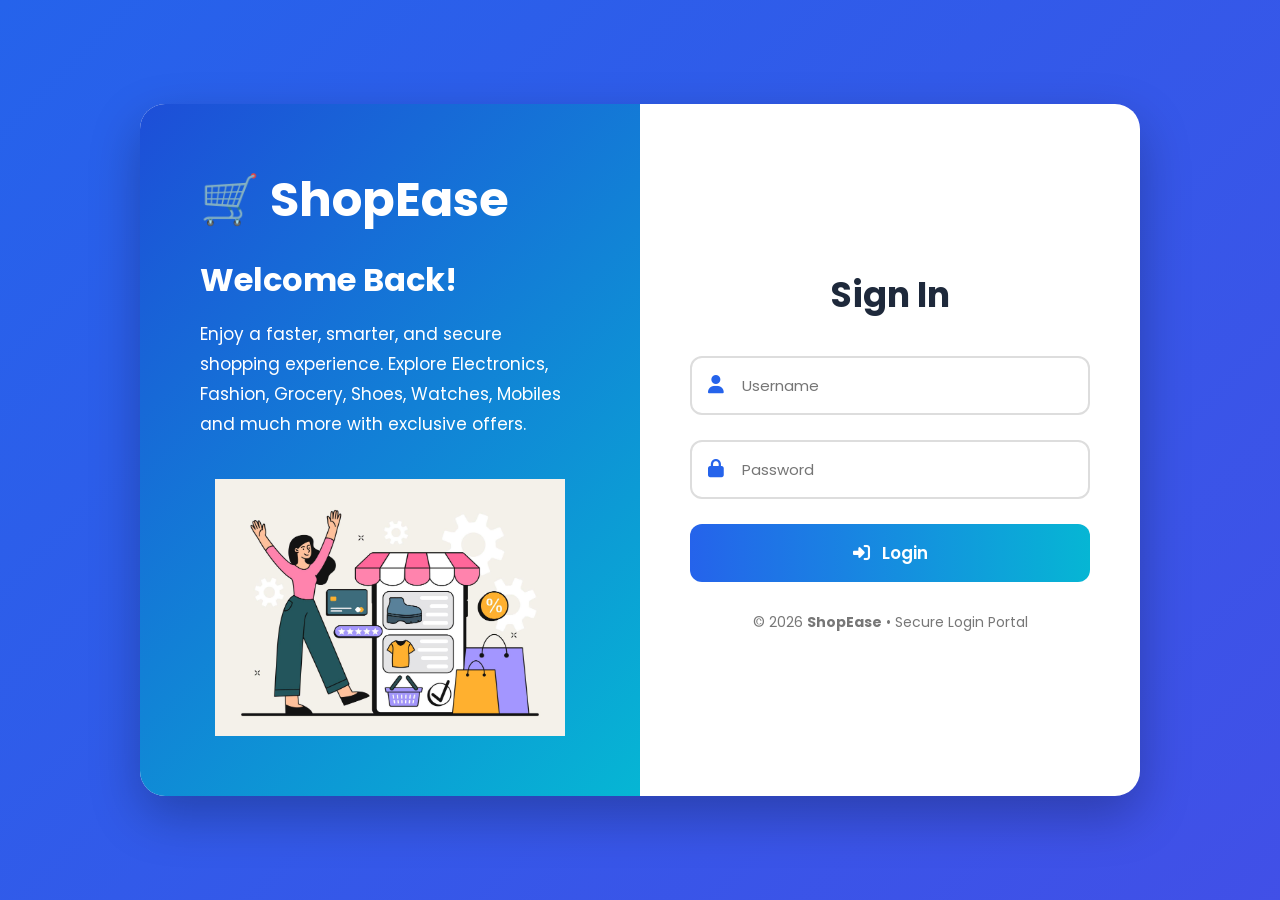
<file: index.html>
<!DOCTYPE html>
<html lang="en">
<head>
<meta charset="UTF-8">
<meta name="viewport" content="width=device-width, initial-scale=1.0">

<title>ShopEase | Login</title>

<link rel="preconnect" href="https://fonts.googleapis.com">
<link href="https://fonts.googleapis.com/css2?family=Poppins:wght@300;400;500;600;700&display=swap" rel="stylesheet">

<link rel="stylesheet" href="https://cdnjs.cloudflare.com/ajax/libs/font-awesome/6.6.0/css/all.min.css">

<style>

*{
    margin:0;
    padding:0;
    box-sizing:border-box;
    font-family:'Poppins',sans-serif;
}

body{
    min-height:100vh;
    display:flex;
    justify-content:center;
    align-items:center;
    background:linear-gradient(135deg,#2563eb,#4f46e5,#06b6d4);
    background-size:300% 300%;
    animation:bg 8s ease infinite;
}

@keyframes bg{
    0%{background-position:0% 50%;}
    50%{background-position:100% 50%;}
    100%{background-position:0% 50%;}
}

.container{
    width:1000px;
    max-width:95%;
    display:flex;
    border-radius:25px;
    overflow:hidden;
    background:#fff;
    box-shadow:0 20px 50px rgba(0,0,0,.25);
}

.left{
    width:50%;
    background:linear-gradient(135deg,#1d4ed8,#06b6d4);
    color:#fff;
    padding:60px;
    display:flex;
    flex-direction:column;
    justify-content:center;
}

.left h1{
    font-size:48px;
    margin-bottom:20px;
}

.left h2{
    font-size:32px;
    margin-bottom:15px;
}

.left p{
    font-size:17px;
    line-height:30px;
    margin-bottom:40px;
}

.left img{
    width:100%;
    max-width:350px;
    align-self:center;
}

.right{
    width:50%;
    display:flex;
    justify-content:center;
    align-items:center;
    padding:50px;
}

form{
    width:100%;
}

form h2{
    text-align:center;
    color:#1e293b;
    font-size:35px;
    margin-bottom:35px;
}

.input-box{
    position:relative;
    margin-bottom:25px;
}

.input-box i{
    position:absolute;
    left:18px;
    top:50%;
    transform:translateY(-50%);
    color:#2563eb;
    font-size:18px;
}

.input-box input{
    width:100%;
    padding:16px 18px 16px 50px;
    border:2px solid #ddd;
    border-radius:12px;
    font-size:15px;
    outline:none;
    transition:.3s;
}

.input-box input:focus{
    border-color:#2563eb;
    box-shadow:0 0 12px rgba(37,99,235,.2);
}

.login-btn{
    width:100%;
    padding:16px;
    border:none;
    border-radius:12px;
    background:linear-gradient(90deg,#2563eb,#06b6d4);
    color:#fff;
    font-size:17px;
    font-weight:600;
    cursor:pointer;
    transition:.3s;
}

.login-btn:hover{
    transform:translateY(-3px);
    box-shadow:0 12px 25px rgba(37,99,235,.35);
}

.footer{
    margin-top:30px;
    text-align:center;
    color:#777;
    font-size:14px;
}

@media(max-width:900px){

.container{
    flex-direction:column;
}

.left,
.right{
    width:100%;
}

.left{
    text-align:center;
    padding:40px;
}

.left img{
    max-width:250px;
}

.right{
    padding:35px;
}

}

</style>

</head>

<body>

<div class="container">

<div class="left">

<h1>🛒 ShopEase</h1>

<h2>Welcome Back!</h2>

<p>
Enjoy a faster, smarter, and secure shopping experience.
Explore Electronics, Fashion, Grocery, Shoes, Watches,
Mobiles and much more with exclusive offers.
</p>

<img src="images/shopping.png" alt="Shopping">

</div>

<div class="right">

<form id="loginForm">

<h2>Sign In</h2>

<div class="input-box">
<i class="fa-solid fa-user"></i>
<input type="text" id="username" placeholder="Username" required>
</div>

<div class="input-box">
<i class="fa-solid fa-lock"></i>
<input type="password" id="password" placeholder="Password" required>
</div>

<button type="submit" class="login-btn">
<i class="fa-solid fa-right-to-bracket"></i>
&nbsp; Login
</button>

<div class="footer">
© 2026 <b>ShopEase</b> • Secure Login Portal
</div>

</form>

</div>

</div>

<script>

document.getElementById("loginForm").addEventListener("submit", function(e) {

    e.preventDefault();

    let username = document.getElementById("username").value.trim();
    let password = document.getElementById("password").value.trim();

    if (username === "") {
        alert("Please enter your username.");
        return;
    }

    if (password === "") {
        alert("Please enter your password.");
        return;
    }

    alert("Login Successful!");

    window.location.href = "home.html";

});
</script>

</body>
</html>
</file>
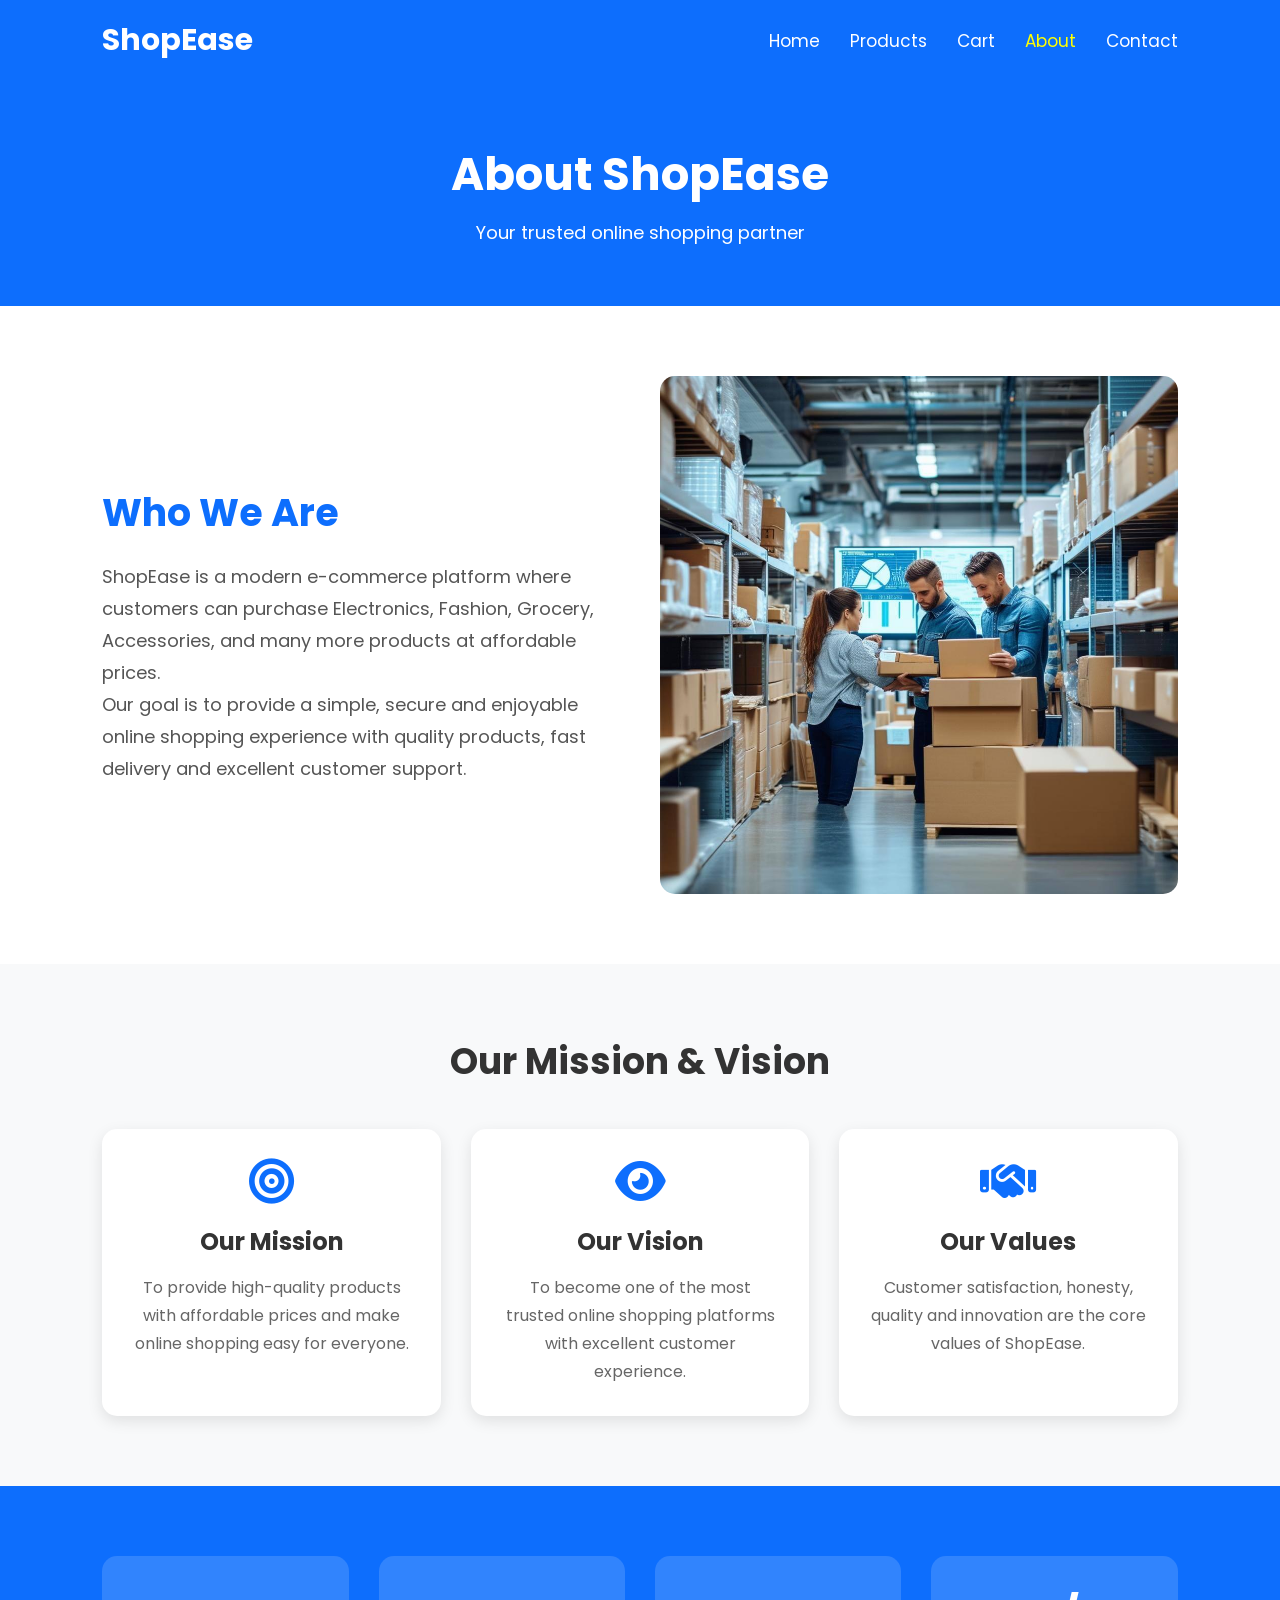
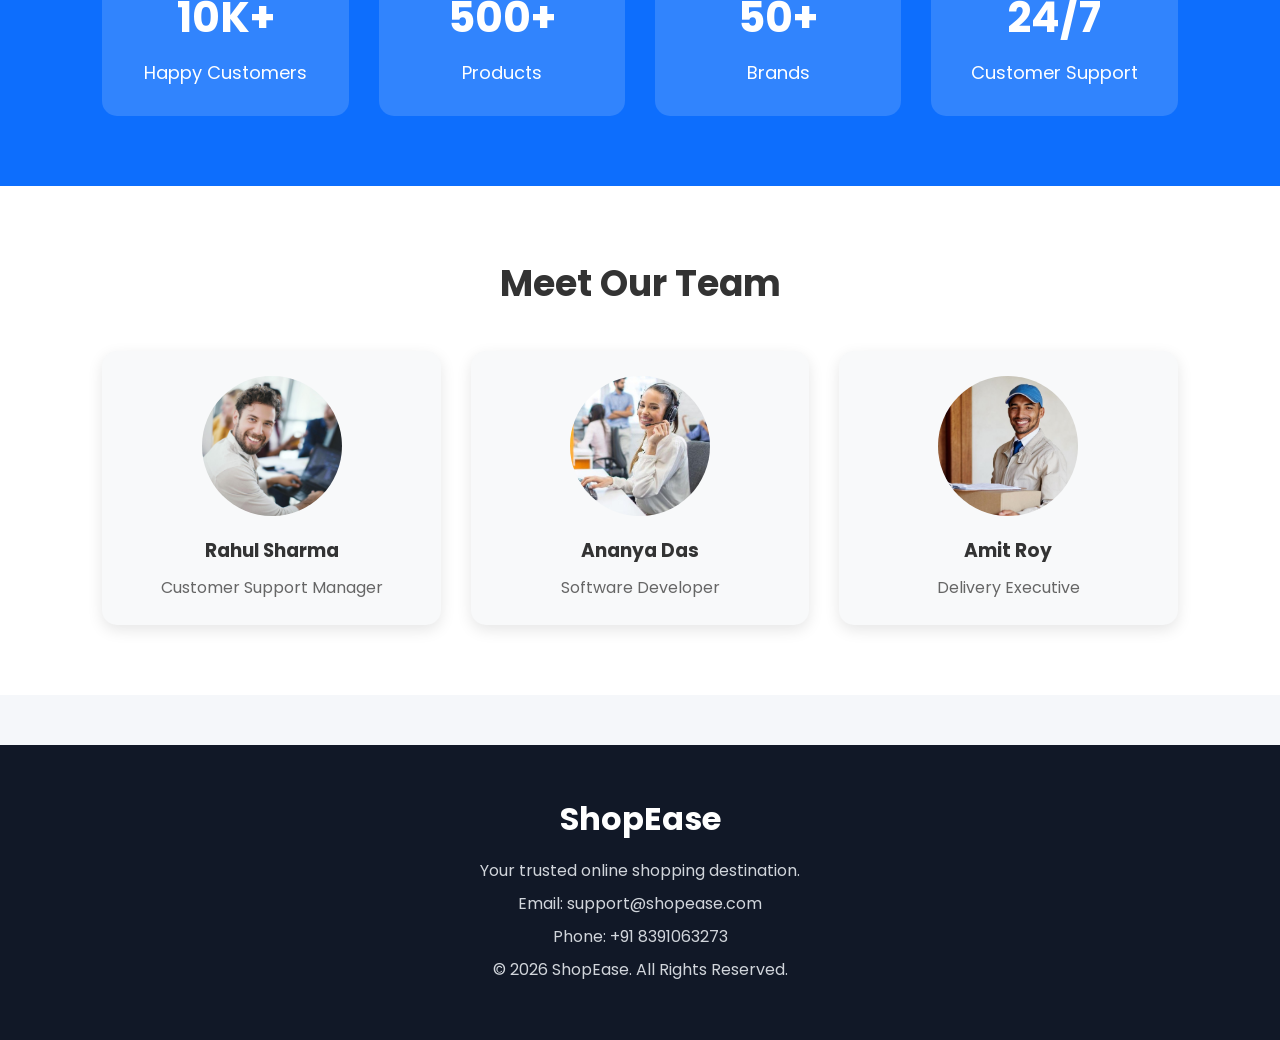
<file: about.html>
<!DOCTYPE html>
<html lang="en">

<head>

    <meta charset="UTF-8">
    <meta name="viewport" content="width=device-width, initial-scale=1.0">

    <title>ShopEase | About Us</title>

    <link rel="stylesheet" href="css/style.css">


    <link rel="preconnect" href="https://fonts.googleapis.com">

    <link href="https://fonts.googleapis.com/css2?family=Poppins:wght@300;400;500;600;700&display=swap" rel="stylesheet">


    <link rel="stylesheet" href="https://cdnjs.cloudflare.com/ajax/libs/font-awesome/6.6.0/css/all.min.css">


</head>


<body>


<!-- Navigation -->

<nav class="navbar">

    <div class="logo">
        ShopEase
    </div>


    <ul class="nav-links">

        <li>
            <a href="home.html">Home</a>
        </li>

        <li>
            <a href="products.html">Products</a>
        </li>

        <li>
            <a href="cart.html">Cart</a>
        </li>

        <li>
            <a href="about.html" class="active">About</a>
        </li>

        <li>
            <a href="contact.html">Contact</a>
        </li>

    </ul>

</nav>




<!-- Page Header -->

<section class="page-header">

    <h1>About ShopEase</h1>

    <p>Your trusted online shopping partner</p>

</section>





<!-- About Section -->

<section class="about-section">


<div class="about-content">


    <div class="about-text">


        <h2>Who We Are</h2>


        <p>

            ShopEase is a modern e-commerce platform where customers
            can purchase Electronics, Fashion, Grocery, Accessories,
            and many more products at affordable prices.

        </p>


        <p>

            Our goal is to provide a simple, secure and enjoyable
            online shopping experience with quality products,
            fast delivery and excellent customer support.

        </p>


    </div>



    <div class="about-image">

        <img src="images/about.jpg" alt="About ShopEase">

    </div>


</div>


</section>







<!-- Mission Vision -->


<section class="mission">


<h2>Our Mission & Vision</h2>


<div class="mission-container">



<div class="mission-card">


<i class="fa-solid fa-bullseye"></i>


<h3>
Our Mission
</h3>


<p>

To provide high-quality products with affordable prices
and make online shopping easy for everyone.

</p>


</div>





<div class="mission-card">


<i class="fa-solid fa-eye"></i>


<h3>
Our Vision
</h3>


<p>

To become one of the most trusted online shopping
platforms with excellent customer experience.

</p>


</div>





<div class="mission-card">


<i class="fa-solid fa-handshake"></i>


<h3>
Our Values
</h3>


<p>

Customer satisfaction, honesty, quality and innovation
are the core values of ShopEase.

</p>


</div>



</div>


</section>







<!-- Statistics -->


<section class="stats">


<div class="stats-container">


<div class="stat-card">

<h2>
10K+
</h2>

<p>
Happy Customers
</p>

</div>



<div class="stat-card">

<h2>
500+
</h2>

<p>
Products
</p>

</div>



<div class="stat-card">

<h2>
50+
</h2>

<p>
Brands
</p>

</div>



<div class="stat-card">

<h2>
24/7
</h2>

<p>
Customer Support
</p>

</div>



</div>


</section>







<!-- Team Section -->


<section class="team">


<h2>
Meet Our Team
</h2>



<div class="team-container">



<div class="team-card">


<img src="images/team1.jpg" alt="Customer Support">


<h3>
Rahul Sharma
</h3>


<p>
Customer Support Manager
</p>


</div>





<div class="team-card">


<img src="images/team2.jpg" alt="Developer">


<h3>
Ananya Das
</h3>


<p>
Software Developer
</p>


</div>





<div class="team-card">


<img src="images/team3.jpg" alt="Delivery">


<h3>
Amit Roy
</h3>


<p>
Delivery Executive
</p>


</div>



</div>


</section>







<!-- Footer -->


<footer>


<h3>
ShopEase
</h3>


<p>
Your trusted online shopping destination.
</p>


<p>
Email: support@shopease.com
</p>


<p>
Phone: +91 8391063273
</p>


<p>
© 2026 ShopEase. All Rights Reserved.
</p>


</footer>




<script src="js/script.js"></script>


</body>

</html>
</file>
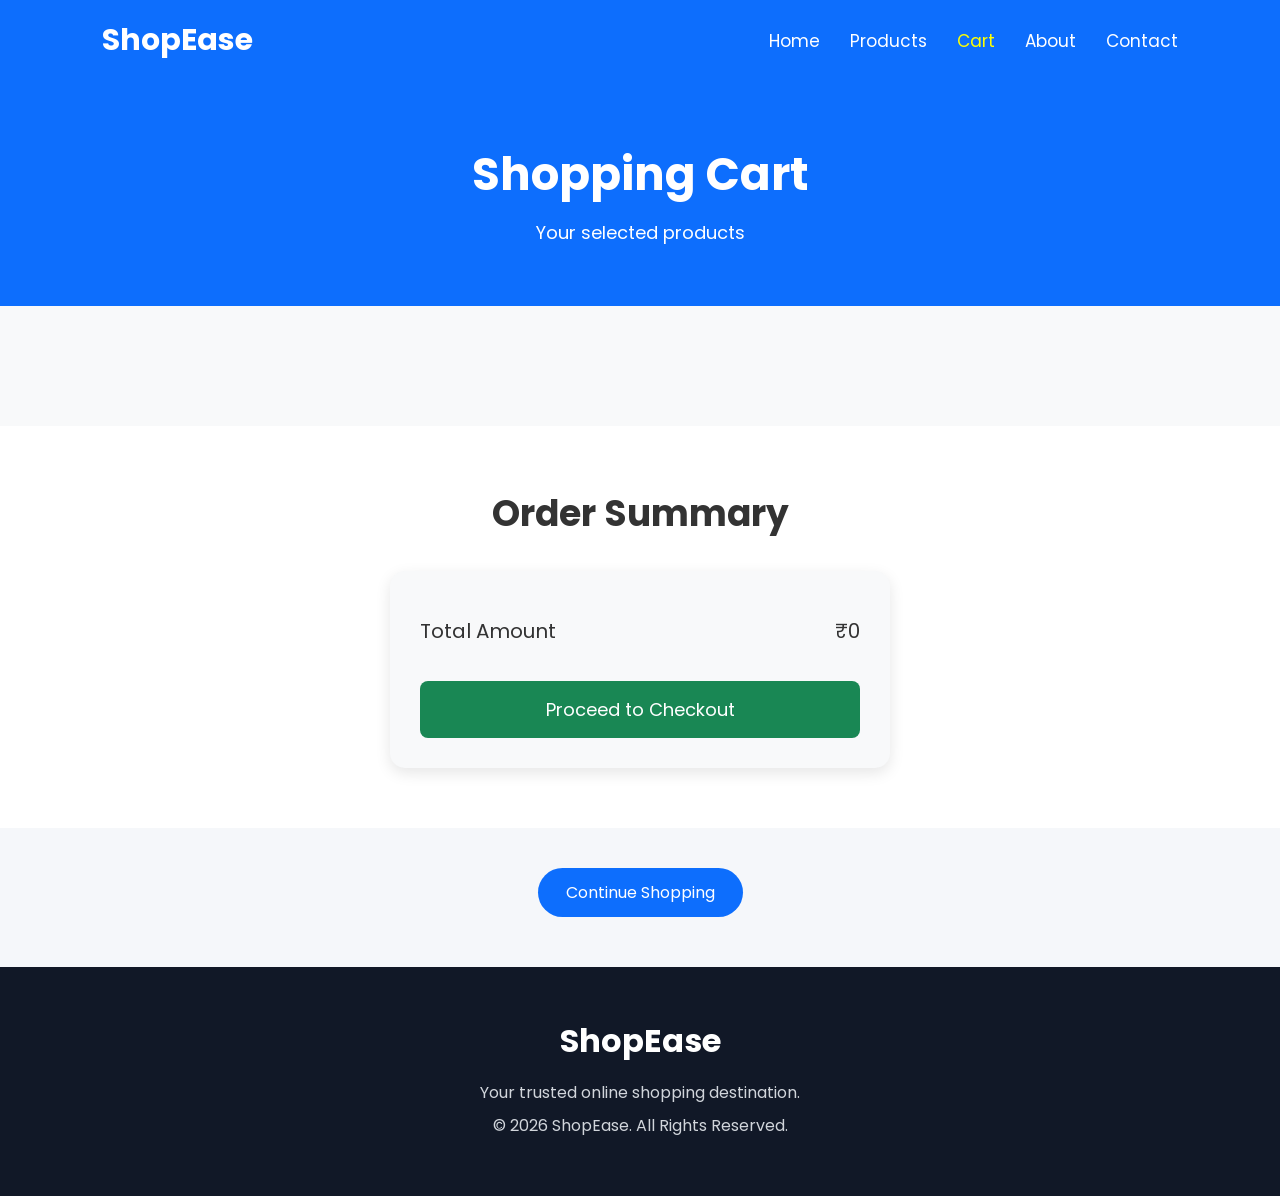
<file: cart.html>
<!DOCTYPE html>
<html lang="en">

<head>

    <meta charset="UTF-8">
    <meta name="viewport" content="width=device-width, initial-scale=1.0">

    <title>ShopEase | Shopping Cart</title>

    <link rel="stylesheet" href="css/style.css">

    <link rel="preconnect" href="https://fonts.googleapis.com">

    <link href="https://fonts.googleapis.com/css2?family=Poppins:wght@300;400;500;600;700&display=swap" rel="stylesheet">

    <link rel="stylesheet" href="https://cdnjs.cloudflare.com/ajax/libs/font-awesome/6.6.0/css/all.min.css">

</head>


<body>


<!-- Navigation -->

<nav class="navbar">

    <div class="logo">
        ShopEase
    </div>


    <ul class="nav-links">

        <li>
            <a href="home.html">Home</a>
        </li>

        <li>
            <a href="products.html">Products</a>
        </li>

        <li>
            <a href="cart.html" class="active">Cart</a>
        </li>

        <li>
            <a href="about.html">About</a>
        </li>

        <li>
            <a href="contact.html">Contact</a>
        </li>

    </ul>

</nav>



<!-- Page Header -->

<section class="page-header">

    <h1>Shopping Cart</h1>

    <p>Your selected products</p>

</section>




<!-- Dynamic Cart Section -->

<section class="cart-section">


    <div class="cart-container">


        <!-- JavaScript will add products here -->

        <div id="cart-items">


        </div>


    </div>


</section>





<!-- Order Summary -->

<section class="summary">


    <h2>Order Summary</h2>


    <div class="summary-box">


        <p>

            Total Amount

            <span id="cart-total">
                ₹0
            </span>

        </p>



        <button class="checkout-btn" onclick="checkout()">
    Proceed to Checkout
</button>



    </div>


</section>






<!-- Continue Shopping -->


<section class="continue-shopping">


    <a href="products.html">

        <button class="shop-btn">

            Continue Shopping

        </button>

    </a>


</section>





<!-- Footer -->


<footer>


    <h3>
        ShopEase
    </h3>


    <p>
        Your trusted online shopping destination.
    </p>


    <p>
        © 2026 ShopEase. All Rights Reserved.
    </p>


</footer>





<script src="js/script.js"></script>


</body>

</html>
</file>
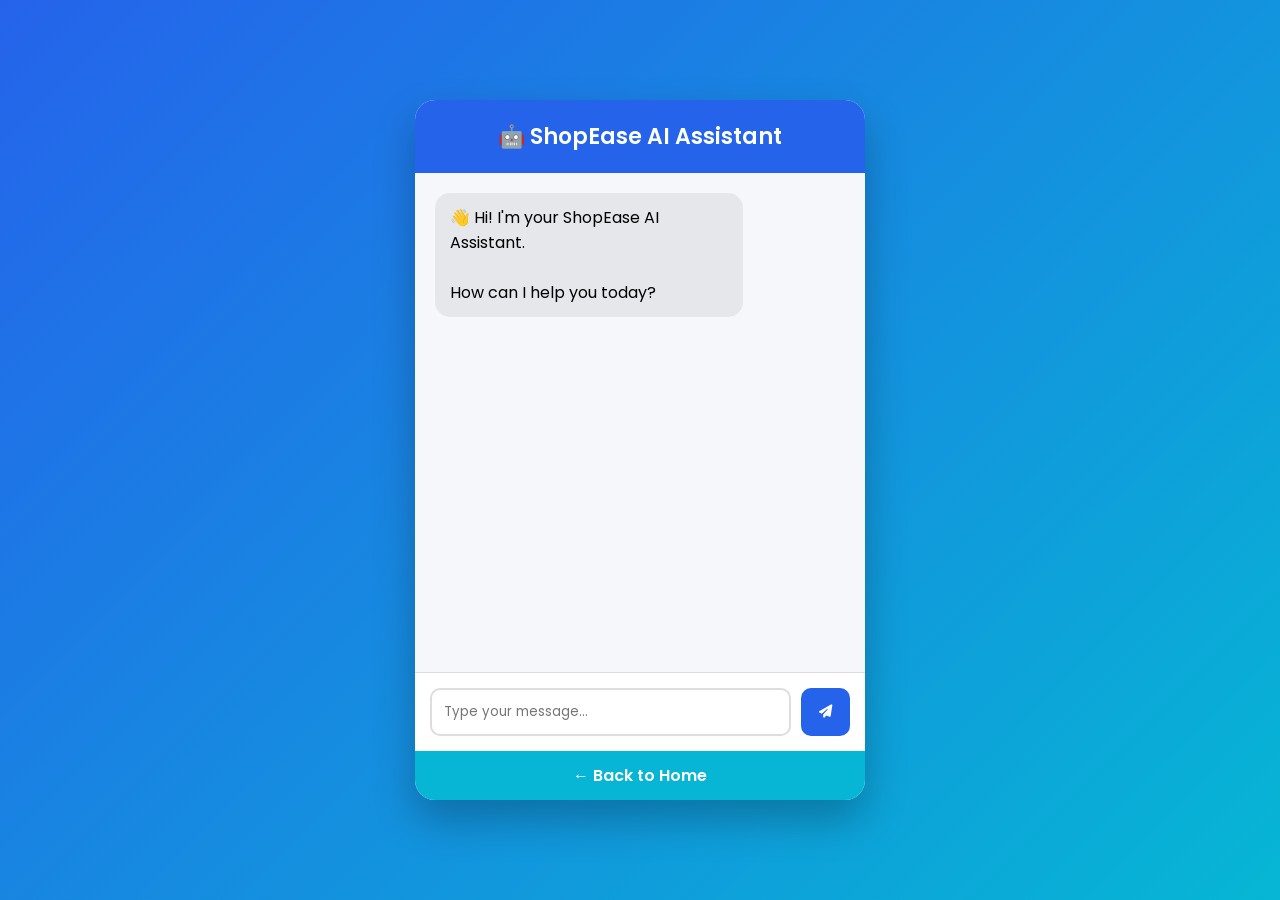
<file: chatbot.html>
<!DOCTYPE html>
<html lang="en">
<head>
    <meta charset="UTF-8">
    <meta name="viewport" content="width=device-width, initial-scale=1.0">
    <title>ShopEase | AI ChatBot</title>

    <link rel="preconnect" href="https://fonts.googleapis.com">
    <link href="https://fonts.googleapis.com/css2?family=Poppins:wght@300;400;500;600;700&display=swap" rel="stylesheet">

    <link rel="stylesheet" href="https://cdnjs.cloudflare.com/ajax/libs/font-awesome/6.6.0/css/all.min.css">

    <style>

*{
    margin:0;
    padding:0;
    box-sizing:border-box;
    font-family:'Poppins',sans-serif;
}

body{
    background:linear-gradient(135deg,#2563eb,#06b6d4);
    display:flex;
    justify-content:center;
    align-items:center;
    height:100vh;
}

.chat-container{
    width:450px;
    max-width:95%;
    height:700px;
    background:#fff;
    border-radius:20px;
    overflow:hidden;
    display:flex;
    flex-direction:column;
    box-shadow:0 20px 40px rgba(0,0,0,.25);
}

.chat-header{
    background:#2563eb;
    color:#fff;
    padding:20px;
    text-align:center;
    font-size:22px;
    font-weight:600;
}

.chat-box{
    flex:1;
    padding:20px;
    overflow-y:auto;
    background:#f5f7fb;
}

.message{
    margin-bottom:15px;
    display:flex;
}

.bot{
    justify-content:flex-start;
}

.user{
    justify-content:flex-end;
}

.bot span{
    background:#e5e7eb;
    padding:12px 15px;
    border-radius:15px;
    max-width:75%;
}

.user span{
    background:#2563eb;
    color:#fff;
    padding:12px 15px;
    border-radius:15px;
    max-width:75%;
}

.input-area{
    display:flex;
    padding:15px;
    border-top:1px solid #ddd;
}

.input-area input{
    flex:1;
    padding:12px;
    border:2px solid #ddd;
    border-radius:10px;
    outline:none;
}

.input-area button{
    margin-left:10px;
    border:none;
    background:#2563eb;
    color:white;
    padding:12px 18px;
    border-radius:10px;
    cursor:pointer;
}

.input-area button:hover{
    background:#1d4ed8;
}

.home-btn{
    display:block;
    text-align:center;
    text-decoration:none;
    background:#06b6d4;
    color:white;
    padding:12px;
    font-weight:600;
}

.home-btn:hover{
    background:#0891b2;
}

    </style>

</head>

<body>

<div class="chat-container">

    <div class="chat-header">
        🤖 ShopEase AI Assistant
    </div>

    <div class="chat-box" id="chatBox">

        <div class="message bot">
    <span>
        👋 Hi! I'm your ShopEase AI Assistant.<br><br>
        How can I help you today?
    </span>
</div>

    </div>

    <div class="input-area">

        <input
            type="text"
            id="userInput"
            placeholder="Type your message...">

        <button onclick="sendMessage()">
            <i class="fa-solid fa-paper-plane"></i>
        </button>

    </div>

    <a href="home.html" class="home-btn">
        ← Back to Home
    </a>

</div>

<script>

function sendMessage(){

    let input=document.getElementById("userInput");

    let message=input.value.trim();

    if(message==="") return;

    let chat=document.getElementById("chatBox");

    chat.innerHTML+=`
    <div class="message user">
        <span>${message}</span>
    </div>
    `;

    let reply = "Sorry, I couldn't understand your question. Please ask about products, orders, delivery, payment, returns, offers, or support.";

let msg = message.toLowerCase();

// Greetings
if (msg.includes("hi") || msg.includes("hello") || msg.includes("hey")) {
    reply = "Hello! 👋 Welcome to ShopEase. How may I help you today?";
}

// Products
else if (msg.includes("product") || msg.includes("products")) {
    reply = "ShopEase offers Electronics, Fashion, Grocery, Shoes, Watches, Bags, Mobiles, Headphones, Fruits, Vegetables and much more.";
}

// Electronics
else if (msg.includes("electronics") || msg.includes("laptop") || msg.includes("mobile") || msg.includes("phone")) {
    reply = "Our Electronics section includes Gaming Laptops, Smartphones, Smart Watches, Wireless Headphones and Accessories.";
}

// Fashion
else if (msg.includes("fashion") || msg.includes("shirt") || msg.includes("t-shirt") || msg.includes("shoe") || msg.includes("bag")) {
    reply = "Fashion includes T-Shirts, Running Shoes, Travel Bags, Sunglasses and many stylish accessories.";
}

// Grocery
else if (msg.includes("grocery") || msg.includes("fruit") || msg.includes("vegetable")) {
    reply = "We provide fresh Fruits, Vegetables, Grocery Packs and daily essentials.";
}

// Watch
else if (msg.includes("watch")) {
    reply = "Smart Watches with fitness tracking and Bluetooth calling are available.";
}

// Headphones
else if (msg.includes("headphone") || msg.includes("earphone")) {
    reply = "Wireless Bluetooth Headphones with premium sound quality are available.";
}

// Cart
else if (msg.includes("cart")) {
    reply = "Go to the Cart page to view, update or remove products before checkout.";
}

// Checkout
else if (msg.includes("checkout")) {
    reply = "Click 'Proceed to Checkout' from your Cart page to place your order.";
}

// Order
else if (msg.includes("order")) {
    reply = "After placing your order, you will receive an order confirmation.";
}

// Track Order
else if (msg.includes("track")) {
    reply = "Order tracking will be available after your order is shipped.";
}

// Delivery
else if (msg.includes("delivery") || msg.includes("shipping")) {
    reply = "Standard delivery usually takes 3-7 business days across India.";
}

// Payment
else if (msg.includes("payment")) {
    reply = "We accept UPI, Credit Card, Debit Card, Net Banking and Cash on Delivery.";
}

// UPI
else if (msg.includes("upi")) {
    reply = "Yes, you can securely pay using any UPI application.";
}

// Cash on Delivery
else if (msg.includes("cash") || msg.includes("cod")) {
    reply = "Cash on Delivery is available for eligible locations.";
}

// Offers
else if (msg.includes("offer") || msg.includes("discount") || msg.includes("sale")) {
    reply = "Today's Special Offer: Up to 50% OFF on selected products.";
}

// Price
else if (msg.includes("price") || msg.includes("cost")) {
    reply = "The latest prices are displayed on each product page.";
}

// Return
else if (msg.includes("return")) {
    reply = "Most products can be returned within 7 days, subject to our return policy.";
}

// Refund
else if (msg.includes("refund")) {
    reply = "Refunds are processed within 5-7 business days after approval.";
}

// Cancel
else if (msg.includes("cancel")) {
    reply = "Orders can be cancelled before they are shipped.";
}

// Warranty
else if (msg.includes("warranty")) {
    reply = "Electronic products include the manufacturer's warranty where applicable.";
}

// Account
else if (msg.includes("account") || msg.includes("login")) {
    reply = "Use your registered username and password to log in.";
}

// Contact
else if (msg.includes("contact") || msg.includes("support") || msg.includes("help")) {
    reply = "Visit our Contact page for customer support.";
}

// About
else if (msg.includes("about")) {
    reply = "ShopEase is your trusted online shopping platform for quality products at affordable prices.";
}

// Location
else if (msg.includes("location") || msg.includes("address")) {
    reply = "We currently deliver to most locations across India.";
}

// Timing
else if (msg.includes("time") || msg.includes("hours")) {
    reply = "ShopEase is available 24 hours a day, 7 days a week.";
}

// Thank You
else if (msg.includes("thank")) {
    reply = "You're welcome! 😊 Happy Shopping at ShopEase.";
}

// Bye
else if (msg.includes("bye") || msg.includes("goodbye")) {
    reply = "Thank you for visiting ShopEase. Have a wonderful day! 👋";
}

    setTimeout(function(){

        chat.innerHTML+=`
        <div class="message bot">
            <span>${reply}</span>
        </div>
        `;

        chat.scrollTop=chat.scrollHeight;

    },500);

    input.value="";

}

document.getElementById("userInput").addEventListener("keypress",function(e){

    if(e.key==="Enter"){

        sendMessage();

    }

});

</script>

</body>
</html>
</file>
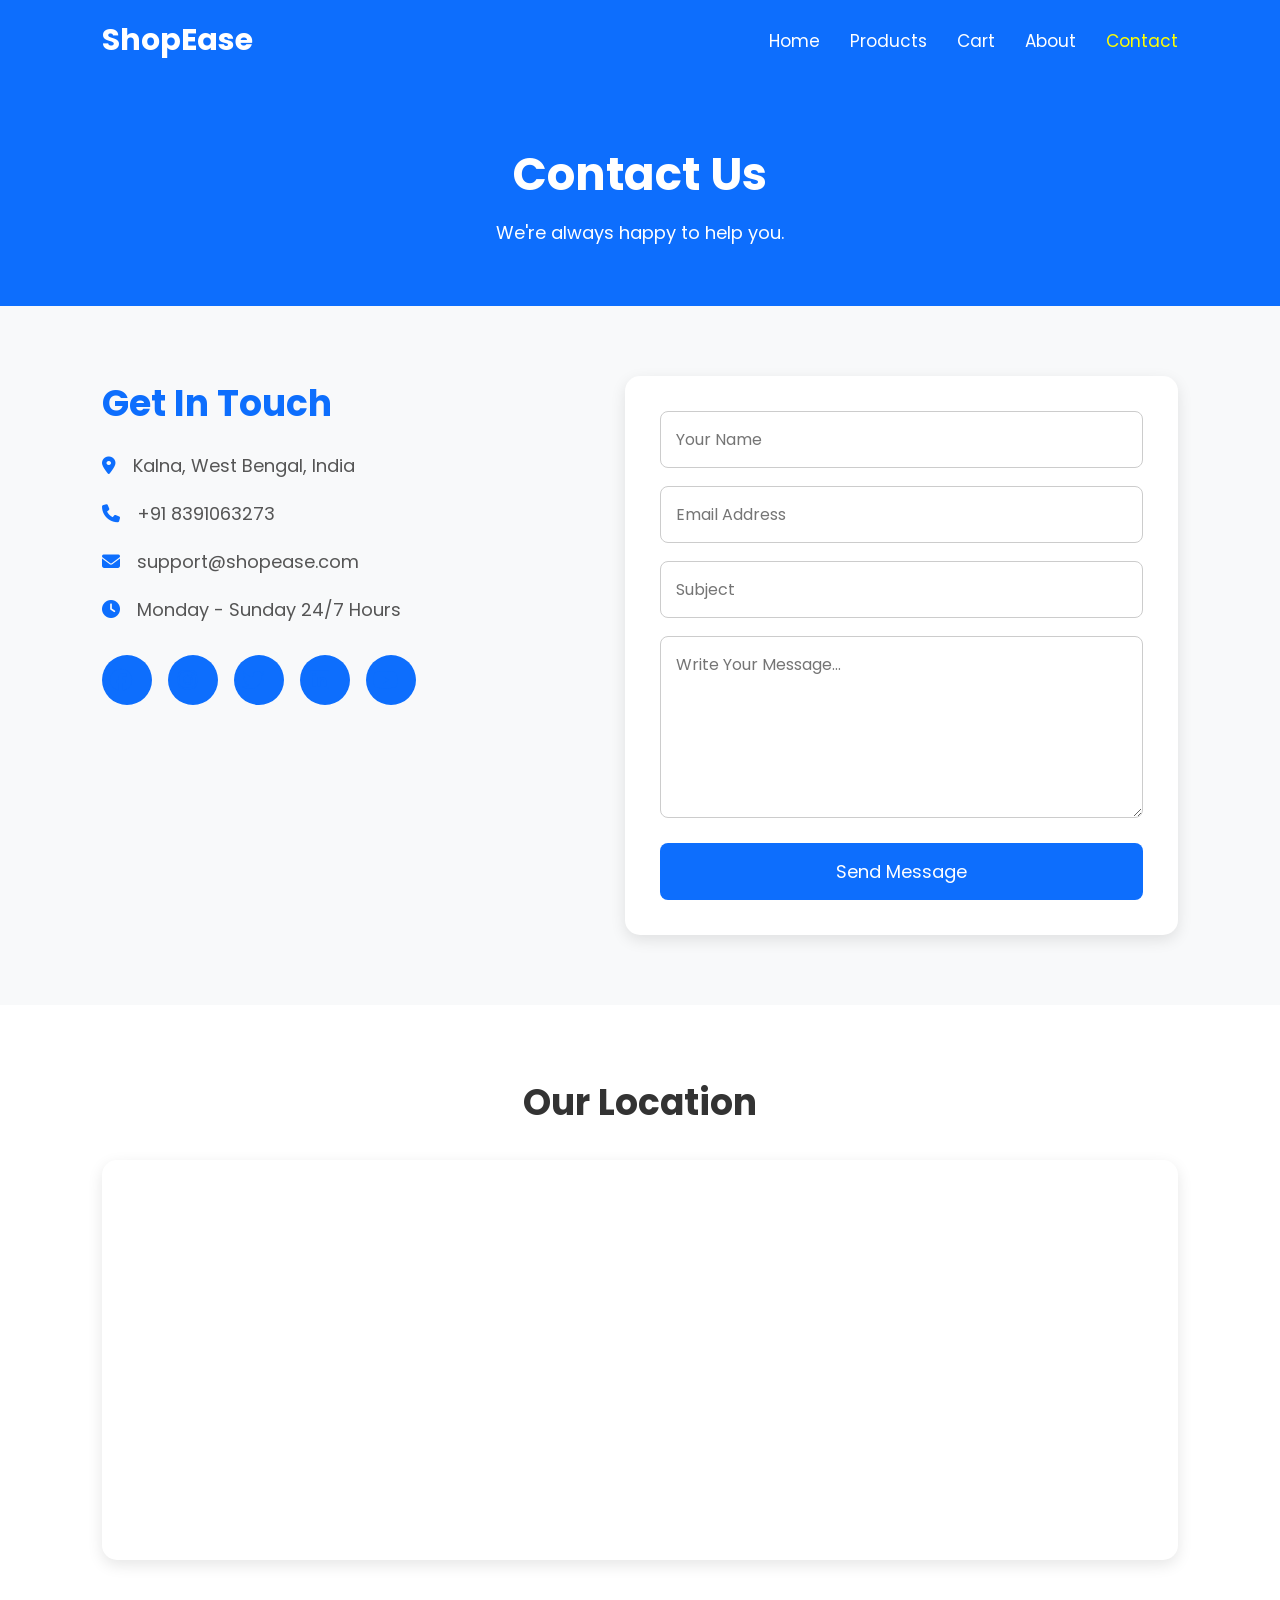
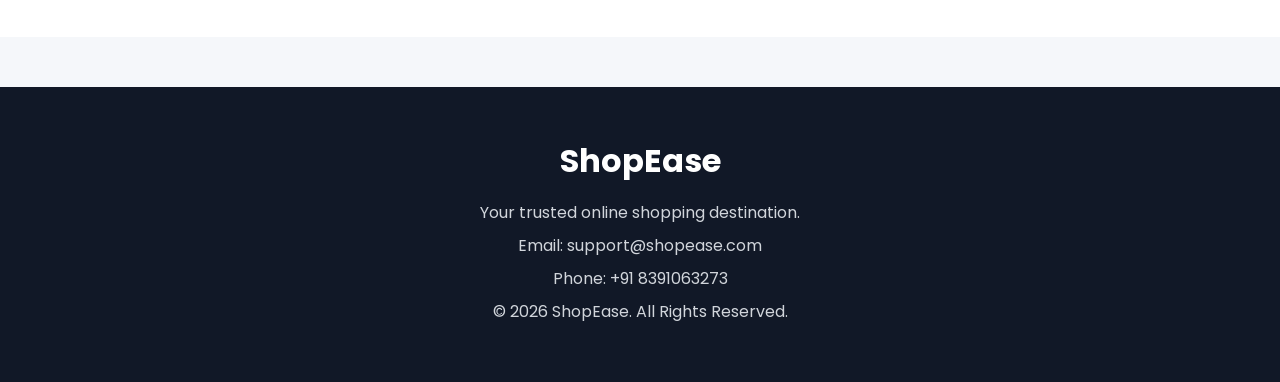
<file: contact.html>
<!DOCTYPE html>
<html lang="en">
<head>
    <meta charset="UTF-8">
    <meta name="viewport" content="width=device-width, initial-scale=1.0">
    <title>ShopEase | Contact Us</title>

    <link rel="stylesheet" href="css/style.css">

    <link rel="preconnect" href="https://fonts.googleapis.com">

    <link href="https://fonts.googleapis.com/css2?family=Poppins:wght@300;400;500;600;700&display=swap" rel="stylesheet">

    <link rel="stylesheet" href="https://cdnjs.cloudflare.com/ajax/libs/font-awesome/6.6.0/css/all.min.css">

</head>

<body>

<!-- Navigation -->

<nav class="navbar">

    <div class="logo">
        ShopEase
    </div>

    <ul class="nav-links">

        <li><a href="home.html">Home</a></li>

        <li><a href="products.html">Products</a></li>

        <li><a href="cart.html">Cart</a></li>

        <li><a href="about.html">About</a></li>

        <li><a href="contact.html" class="active">Contact</a></li>

    </ul>

</nav>

<!-- Header -->

<section class="page-header">

    <h1>Contact Us</h1>

    <p>We're always happy to help you.</p>

</section>

<!-- Contact Section -->

<section class="contact-container">

<div class="contact-info">

<h2>Get In Touch</h2>

<p>

<i class="fa-solid fa-location-dot"></i>

Kalna, West Bengal, India

</p>

<p>

<i class="fa-solid fa-phone"></i>

+91 8391063273

</p>

<p>

<i class="fa-solid fa-envelope"></i>

support@shopease.com

</p>

<p>

<i class="fa-solid fa-clock"></i>

Monday - Sunday 
    24/7 Hours

</p>

<div class="social-icons">

<a href="#"><i class="fab fa-facebook"></i></a>

<a href="#"><i class="fab fa-instagram"></i></a>

<a href="#"><i class="fab fa-twitter"></i></a>

<a href="#"><i class="fab fa-linkedin"></i></a>

<a href="#"><i class="fab fa-youtube"></i></a>

</div>

</div>

<!-- Contact Form -->

<div class="contact-form">

<form>

<input
type="text"
placeholder="Your Name"
required>

<input
type="email"
placeholder="Email Address"
required>

<input
type="text"
placeholder="Subject"
required>

<textarea
rows="6"
placeholder="Write Your Message..."
required></textarea>

<button type="submit">

Send Message

</button>

</form>

</div>

</section>

<!-- Google Map -->

<section class="map-section">

<h2>Our Location</h2>

<iframe
src="https://www.google.com/maps?q=Brainware+University+Kolkata&output=embed"
width="100%"
height="400"
style="border:0;"
allowfullscreen=""
loading="lazy">
</iframe>

</section>

<!-- Footer -->

<footer>

<h3>ShopEase</h3>

<p>

Your trusted online shopping destination.

</p>

<p>

Email: support@shopease.com

</p>

<p>

Phone: +91 8391063273

</p>

<p>

© 2026 ShopEase. All Rights Reserved.

</p>

</footer>

<script src="js/script.js"></script>

</body>
</html>
</file>
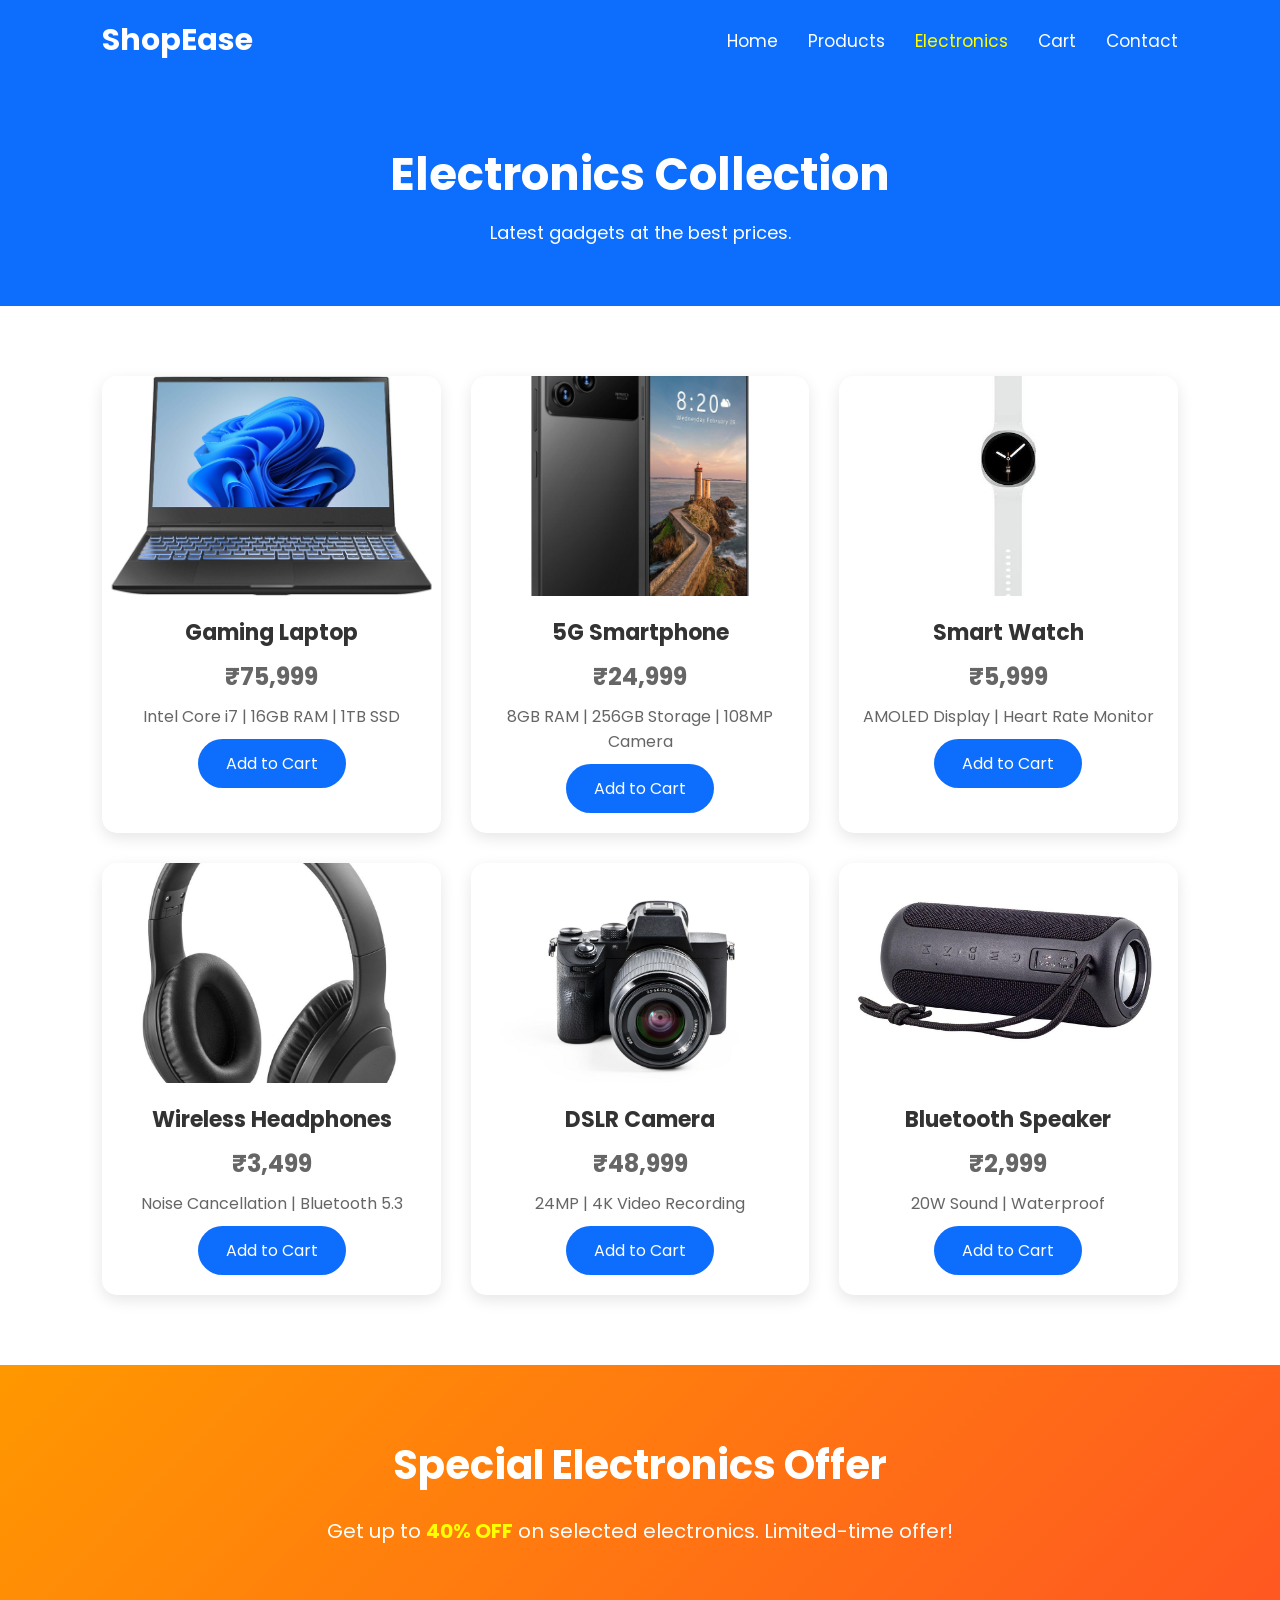
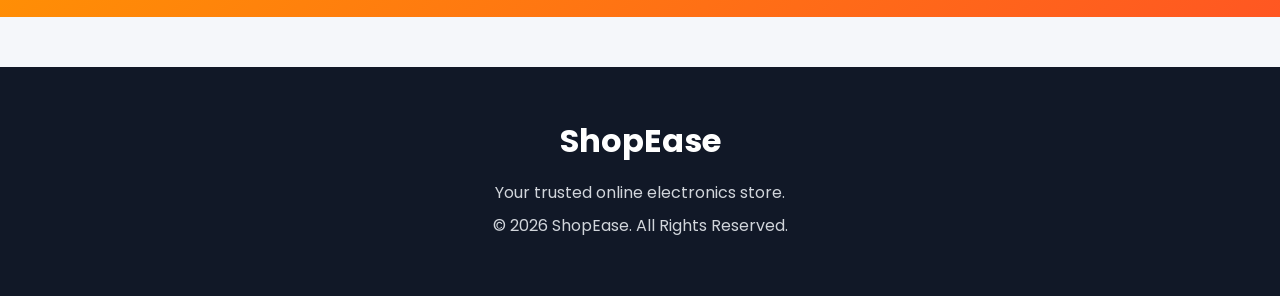
<file: electronics.html>
<!DOCTYPE html>
<html lang="en">
<head>
    <meta charset="UTF-8">
    <meta name="viewport" content="width=device-width, initial-scale=1.0">
    <title>ShopEase | Electronics</title>

    <link rel="stylesheet" href="css/style.css">

    <link rel="preconnect" href="https://fonts.googleapis.com">
    <link href="https://fonts.googleapis.com/css2?family=Poppins:wght@300;400;500;600;700&display=swap" rel="stylesheet">

    <link rel="stylesheet" href="https://cdnjs.cloudflare.com/ajax/libs/font-awesome/6.6.0/css/all.min.css">
</head>

<body>

<!-- Navigation -->

<nav class="navbar">

    <div class="logo">
        ShopEase
    </div>

    <ul class="nav-links">

        <li><a href="home.html">Home</a></li>

        <li><a href="products.html">Products</a></li>

        <li><a href="electronics.html" class="active">Electronics</a></li>

        <li><a href="cart.html">Cart</a></li>

        <li><a href="contact.html">Contact</a></li>

    </ul>

</nav>

<!-- Header -->

<section class="page-header">

    <h1>Electronics Collection</h1>

    <p>Latest gadgets at the best prices.</p>

</section>

<!-- Electronics Products -->

<section class="products">

<div class="product-grid">

    <!-- Laptop -->

    <div class="product-card">

        <img src="images/laptop.jpg" alt="Laptop">

        <h3>Gaming Laptop</h3>

        <p class="price">₹75,999</p>

        <p>Intel Core i7 | 16GB RAM | 1TB SSD</p>

        <button onclick="addToCart('Gaming Laptop',75999)">
            Add to Cart
        </button>

    </div>

    <!-- Mobile -->

    <div class="product-card">

        <img src="images/mobile.jpg" alt="Mobile">

        <h3>5G Smartphone</h3>

        <p class="price">₹24,999</p>

        <p>8GB RAM | 256GB Storage | 108MP Camera</p>

        <button onclick="addToCart('5G Smartphone',24999)">
            Add to Cart
        </button>

    </div>

    <!-- Smart Watch -->

    <div class="product-card">

        <img src="images/watch.jpg" alt="Watch">

        <h3>Smart Watch</h3>

        <p class="price">₹5,999</p>

        <p>AMOLED Display | Heart Rate Monitor</p>

        <button onclick="addToCart('Smart Watch',5999)">
            Add to Cart
        </button>

    </div>

    <!-- Headphones -->

    <div class="product-card">

        <img src="images/headphone.jpg" alt="Headphone">

        <h3>Wireless Headphones</h3>

        <p class="price">₹3,499</p>

        <p>Noise Cancellation | Bluetooth 5.3</p>

        <button onclick="addToCart('Wireless Headphones',3499)">
            Add to Cart
        </button>

    </div>

    <!-- Camera -->

    <div class="product-card">

        <img src="images/camera.jpg" alt="Camera">

        <h3>DSLR Camera</h3>

        <p class="price">₹48,999</p>

        <p>24MP | 4K Video Recording</p>

        <button onclick="addToCart('DSLR Camera',48999)">
            Add to Cart
        </button>

    </div>

    <!-- Speaker -->

    <div class="product-card">

        <img src="images/speaker.jpg" alt="Speaker">

        <h3>Bluetooth Speaker</h3>

        <p class="price">₹2,999</p>

        <p>20W Sound | Waterproof</p>

        <button onclick="addToCart('Bluetooth Speaker',2999)">
            Add to Cart
        </button>

    </div>

</div>

</section>

<!-- Offer -->

<section class="offer">

    <h2>Special Electronics Offer</h2>

    <p>
        Get up to <strong>40% OFF</strong> on selected electronics.
        Limited-time offer!
    </p>

</section>

<!-- Footer -->

<footer>

    <h3>ShopEase</h3>

    <p>Your trusted online electronics store.</p>

    <p>© 2026 ShopEase. All Rights Reserved.</p>

</footer>

<script src="js/script.js"></script>

</body>
</html>
</file>
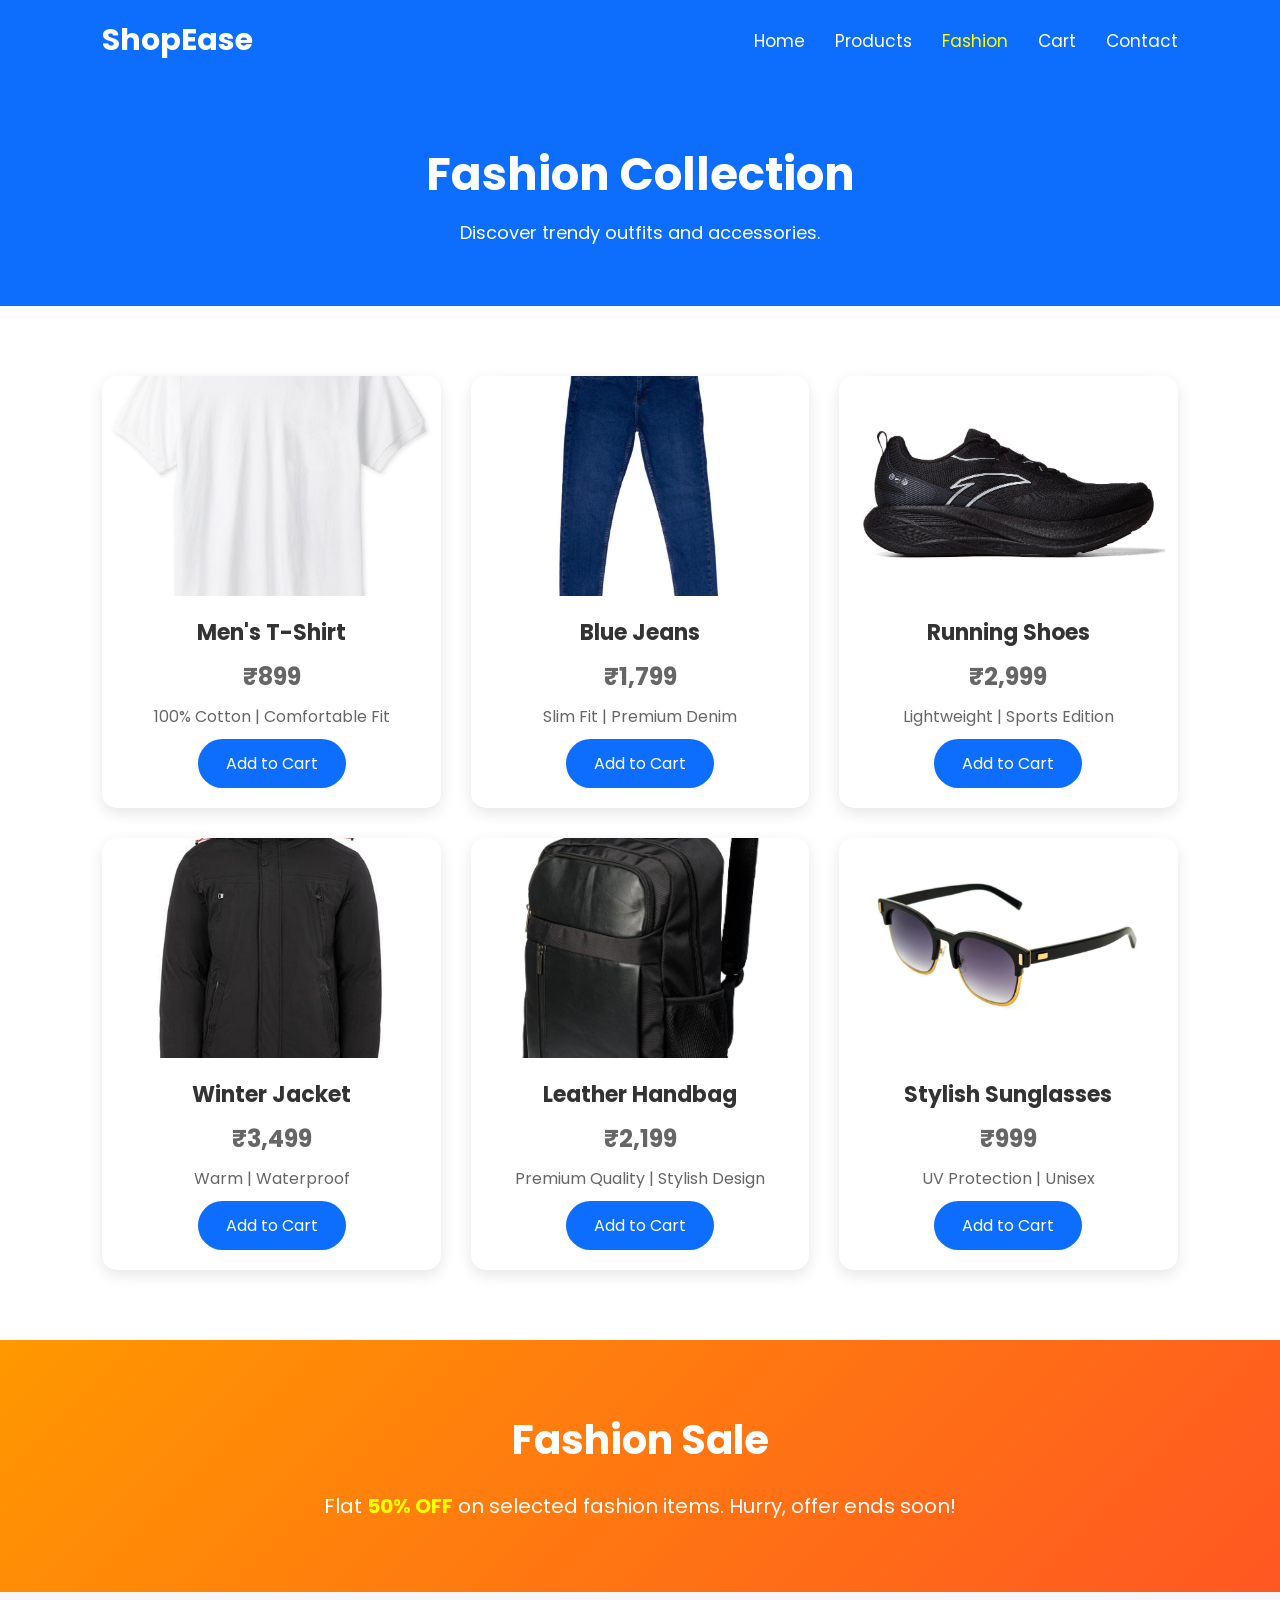
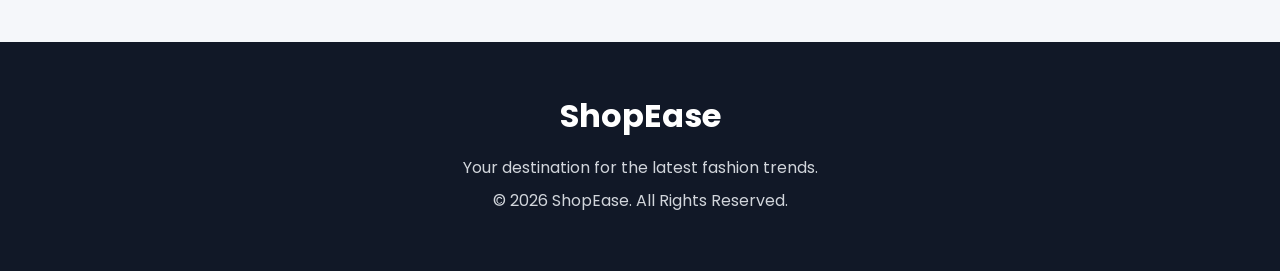
<file: fashion.html>
<!DOCTYPE html>
<html lang="en">
<head>
    <meta charset="UTF-8">
    <meta name="viewport" content="width=device-width, initial-scale=1.0">
    <title>ShopEase | Fashion</title>

    <link rel="stylesheet" href="css/style.css">

    <link rel="preconnect" href="https://fonts.googleapis.com">
    <link href="https://fonts.googleapis.com/css2?family=Poppins:wght@300;400;500;600;700&display=swap" rel="stylesheet">

    <link rel="stylesheet" href="https://cdnjs.cloudflare.com/ajax/libs/font-awesome/6.6.0/css/all.min.css">
</head>

<body>

<!-- Navigation -->

<nav class="navbar">

    <div class="logo">
        ShopEase
    </div>

    <ul class="nav-links">

        <li><a href="home.html">Home</a></li>

        <li><a href="products.html">Products</a></li>

        <li><a href="fashion.html" class="active">Fashion</a></li>

        <li><a href="cart.html">Cart</a></li>

        <li><a href="contact.html">Contact</a></li>

    </ul>

</nav>

<!-- Header -->

<section class="page-header">

    <h1>Fashion Collection</h1>

    <p>Discover trendy outfits and accessories.</p>

</section>

<!-- Products -->

<section class="products">

<div class="product-grid">

    <!-- T-Shirt -->

    <div class="product-card">

        <img src="images/tshirt.jpg" alt="T-Shirt">

        <h3>Men's T-Shirt</h3>

        <p class="price">₹899</p>

        <p>100% Cotton | Comfortable Fit</p>

        <button onclick="addToCart('Men T-Shirt',899)">
            Add to Cart
        </button>

    </div>

    <!-- Jeans -->

    <div class="product-card">

        <img src="images/jeans.jpg" alt="Jeans">

        <h3>Blue Jeans</h3>

        <p class="price">₹1,799</p>

        <p>Slim Fit | Premium Denim</p>

        <button onclick="addToCart('Blue Jeans',1799)">
            Add to Cart
        </button>

    </div>

    <!-- Shoes -->

    <div class="product-card">

        <img src="images/shoes.jpg" alt="Shoes">

        <h3>Running Shoes</h3>

        <p class="price">₹2,999</p>

        <p>Lightweight | Sports Edition</p>

        <button onclick="addToCart('Running Shoes',2999)">
            Add to Cart
        </button>

    </div>

    <!-- Jacket -->

    <div class="product-card">

        <img src="images/jacket.jpg" alt="Jacket">

        <h3>Winter Jacket</h3>

        <p class="price">₹3,499</p>

        <p>Warm | Waterproof</p>

        <button onclick="addToCart('Winter Jacket',3499)">
            Add to Cart
        </button>

    </div>

    <!-- Handbag -->

    <div class="product-card">

        <img src="images/bag.jpg" alt="Bag">

        <h3>Leather Handbag</h3>

        <p class="price">₹2,199</p>

        <p>Premium Quality | Stylish Design</p>

        <button onclick="addToCart('Leather Handbag',2199)">
            Add to Cart
        </button>

    </div>

    <!-- Sunglasses -->

    <div class="product-card">

        <img src="images/sunglasses.jpg" alt="Sunglasses">

        <h3>Stylish Sunglasses</h3>

        <p class="price">₹999</p>

        <p>UV Protection | Unisex</p>

        <button onclick="addToCart('Sunglasses',999)">
            Add to Cart
        </button>

    </div>

</div>

</section>

<!-- Offer -->

<section class="offer">

    <h2>Fashion Sale</h2>

    <p>
        Flat <strong>50% OFF</strong> on selected fashion items.
        Hurry, offer ends soon!
    </p>

</section>

<!-- Footer -->

<footer>

    <h3>ShopEase</h3>

    <p>Your destination for the latest fashion trends.</p>

    <p>© 2026 ShopEase. All Rights Reserved.</p>

</footer>

<script src="js/script.js"></script>

</body>
</html>
</file>
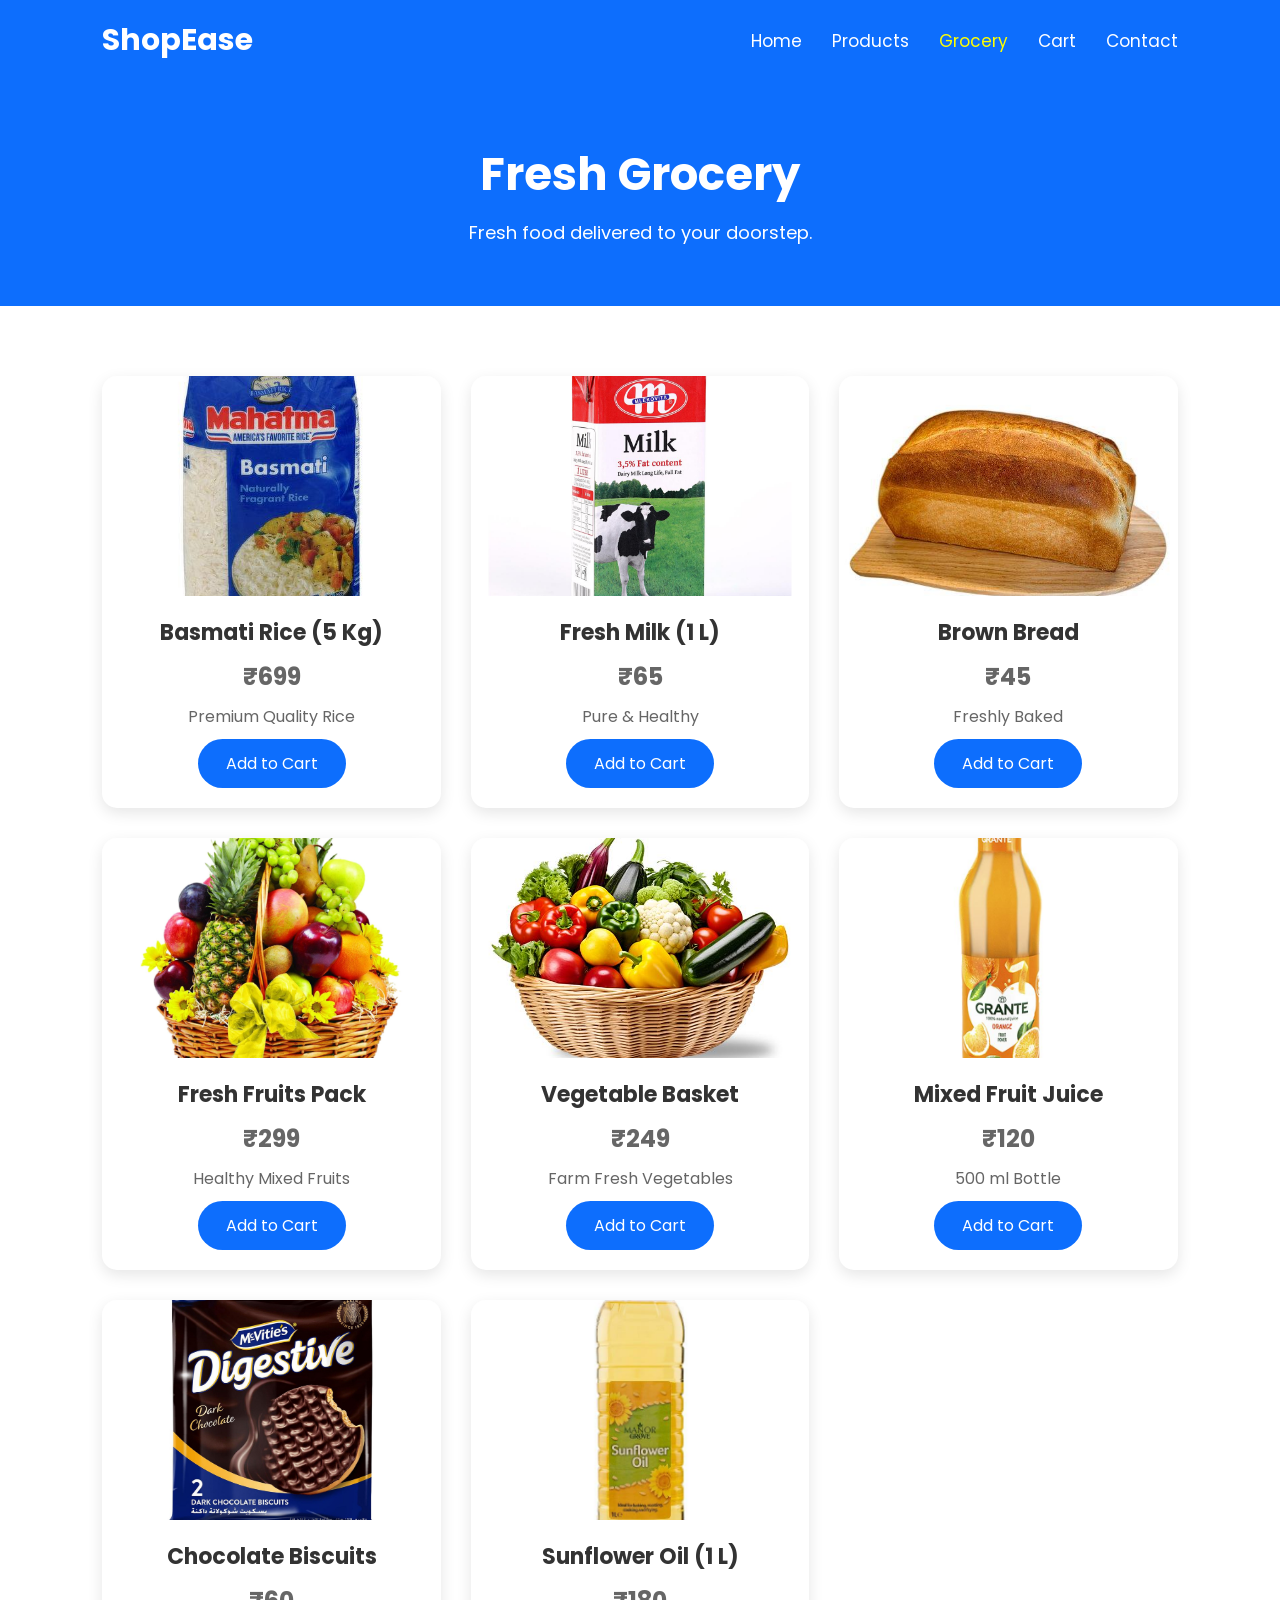
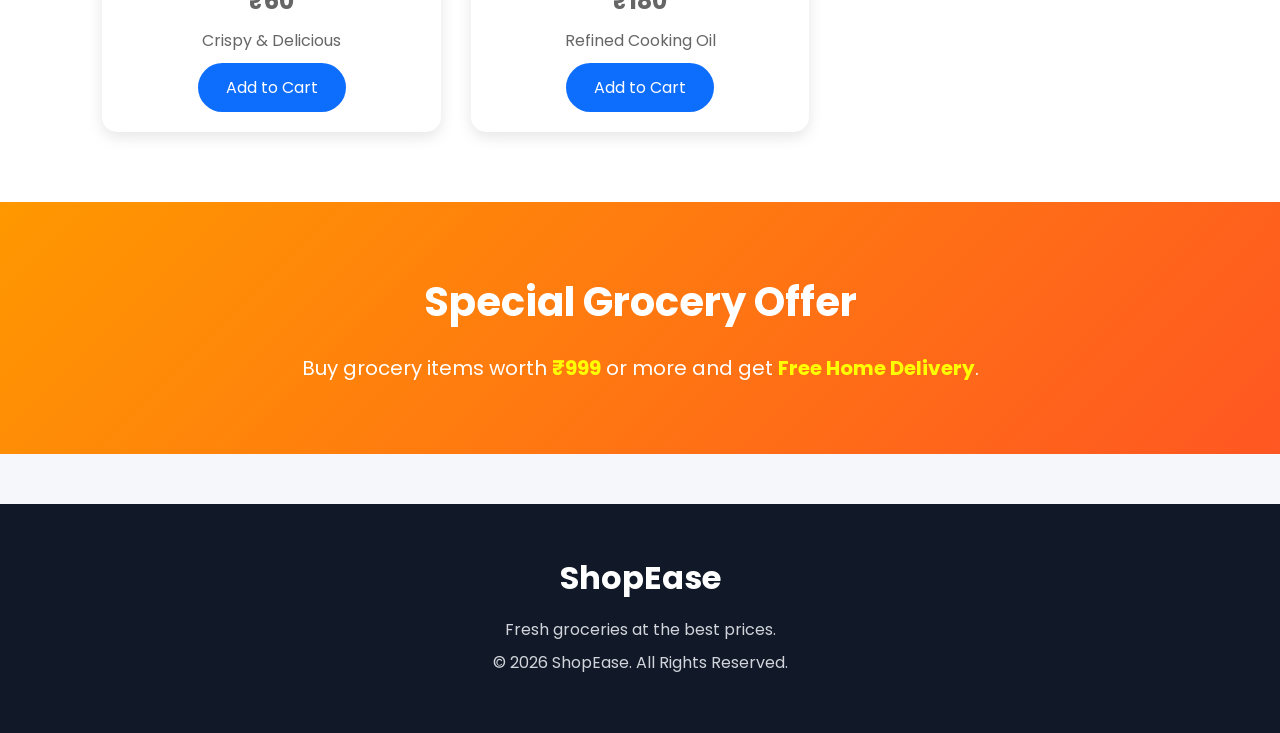
<file: grocery.html>
<!DOCTYPE html>
<html lang="en">
<head>
    <meta charset="UTF-8">
    <meta name="viewport" content="width=device-width, initial-scale=1.0">
    <title>ShopEase | Grocery</title>

    <link rel="stylesheet" href="css/style.css">

    <link rel="preconnect" href="https://fonts.googleapis.com">
    <link href="https://fonts.googleapis.com/css2?family=Poppins:wght@300;400;500;600;700&display=swap" rel="stylesheet">

    <link rel="stylesheet" href="https://cdnjs.cloudflare.com/ajax/libs/font-awesome/6.6.0/css/all.min.css">
</head>

<body>

<!-- Navigation -->

<nav class="navbar">

    <div class="logo">
        ShopEase
    </div>

    <ul class="nav-links">

        <li><a href="home.html">Home</a></li>

        <li><a href="products.html">Products</a></li>

        <li><a href="grocery.html" class="active">Grocery</a></li>

        <li><a href="cart.html">Cart</a></li>

        <li><a href="contact.html">Contact</a></li>

    </ul>

</nav>

<!-- Page Header -->

<section class="page-header">

    <h1>Fresh Grocery</h1>

    <p>Fresh food delivered to your doorstep.</p>

</section>

<!-- Grocery Products -->

<section class="products">

<div class="product-grid">

    <!-- Rice -->

    <div class="product-card">

        <img src="images/rice.jpg" alt="Rice">

        <h3>Basmati Rice (5 Kg)</h3>

        <p class="price">₹699</p>

        <p>Premium Quality Rice</p>

        <button onclick="addToCart('Basmati Rice',699)">
            Add to Cart
        </button>

    </div>

    <!-- Milk -->

    <div class="product-card">

        <img src="images/milk.jpg" alt="Milk">

        <h3>Fresh Milk (1 L)</h3>

        <p class="price">₹65</p>

        <p>Pure & Healthy</p>

        <button onclick="addToCart('Fresh Milk',65)">
            Add to Cart
        </button>

    </div>

    <!-- Bread -->

    <div class="product-card">

        <img src="images/bread.jpg" alt="Bread">

        <h3>Brown Bread</h3>

        <p class="price">₹45</p>

        <p>Freshly Baked</p>

        <button onclick="addToCart('Brown Bread',45)">
            Add to Cart
        </button>

    </div>

    <!-- Fruits -->

    <div class="product-card">

        <img src="images/fruits.jpg" alt="Fruits">

        <h3>Fresh Fruits Pack</h3>

        <p class="price">₹299</p>

        <p>Healthy Mixed Fruits</p>

        <button onclick="addToCart('Fresh Fruits',299)">
            Add to Cart
        </button>

    </div>

    <!-- Vegetables -->

    <div class="product-card">

        <img src="images/vegetables.jpg" alt="Vegetables">

        <h3>Vegetable Basket</h3>

        <p class="price">₹249</p>

        <p>Farm Fresh Vegetables</p>

        <button onclick="addToCart('Vegetable Basket',249)">
            Add to Cart
        </button>

    </div>

    <!-- Juice -->

    <div class="product-card">

        <img src="images/juice.jpg" alt="Juice">

        <h3>Mixed Fruit Juice</h3>

        <p class="price">₹120</p>

        <p>500 ml Bottle</p>

        <button onclick="addToCart('Fruit Juice',120)">
            Add to Cart
        </button>

    </div>

    <!-- Biscuits -->

    <div class="product-card">

        <img src="images/biscuit.jpg" alt="Biscuits">

        <h3>Chocolate Biscuits</h3>

        <p class="price">₹60</p>

        <p>Crispy & Delicious</p>

        <button onclick="addToCart('Chocolate Biscuits',60)">
            Add to Cart
        </button>

    </div>

    <!-- Cooking Oil -->

    <div class="product-card">

        <img src="images/oil.jpg" alt="Cooking Oil">

        <h3>Sunflower Oil (1 L)</h3>

        <p class="price">₹180</p>

        <p>Refined Cooking Oil</p>

        <button onclick="addToCart('Sunflower Oil',180)">
            Add to Cart
        </button>

    </div>

</div>

</section>

<!-- Offer -->

<section class="offer">

    <h2>Special Grocery Offer</h2>

    <p>
        Buy grocery items worth <strong>₹999</strong> or more and get
        <strong>Free Home Delivery</strong>.
    </p>

</section>

<!-- Footer -->

<footer>

    <h3>ShopEase</h3>

    <p>Fresh groceries at the best prices.</p>

    <p>© 2026 ShopEase. All Rights Reserved.</p>

</footer>

<script src="js/script.js"></script>

</body>
</html>
</file>
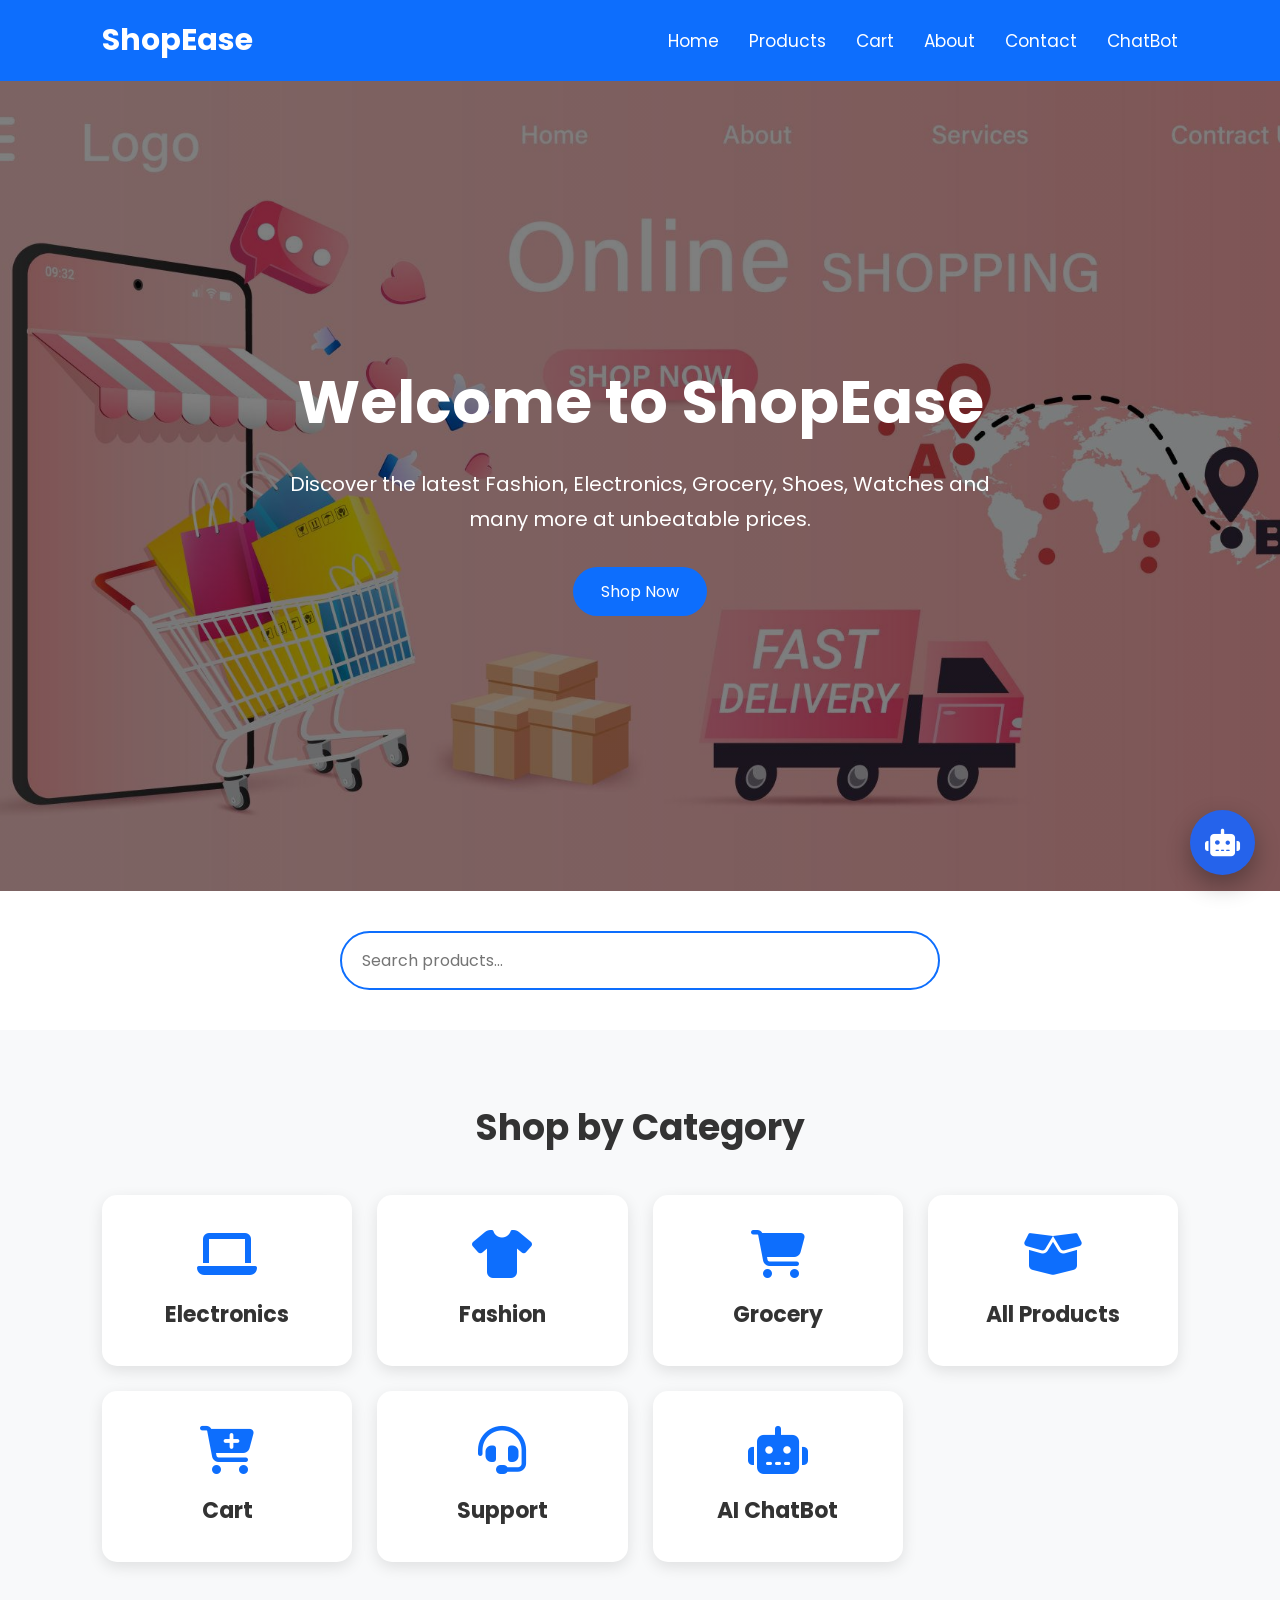
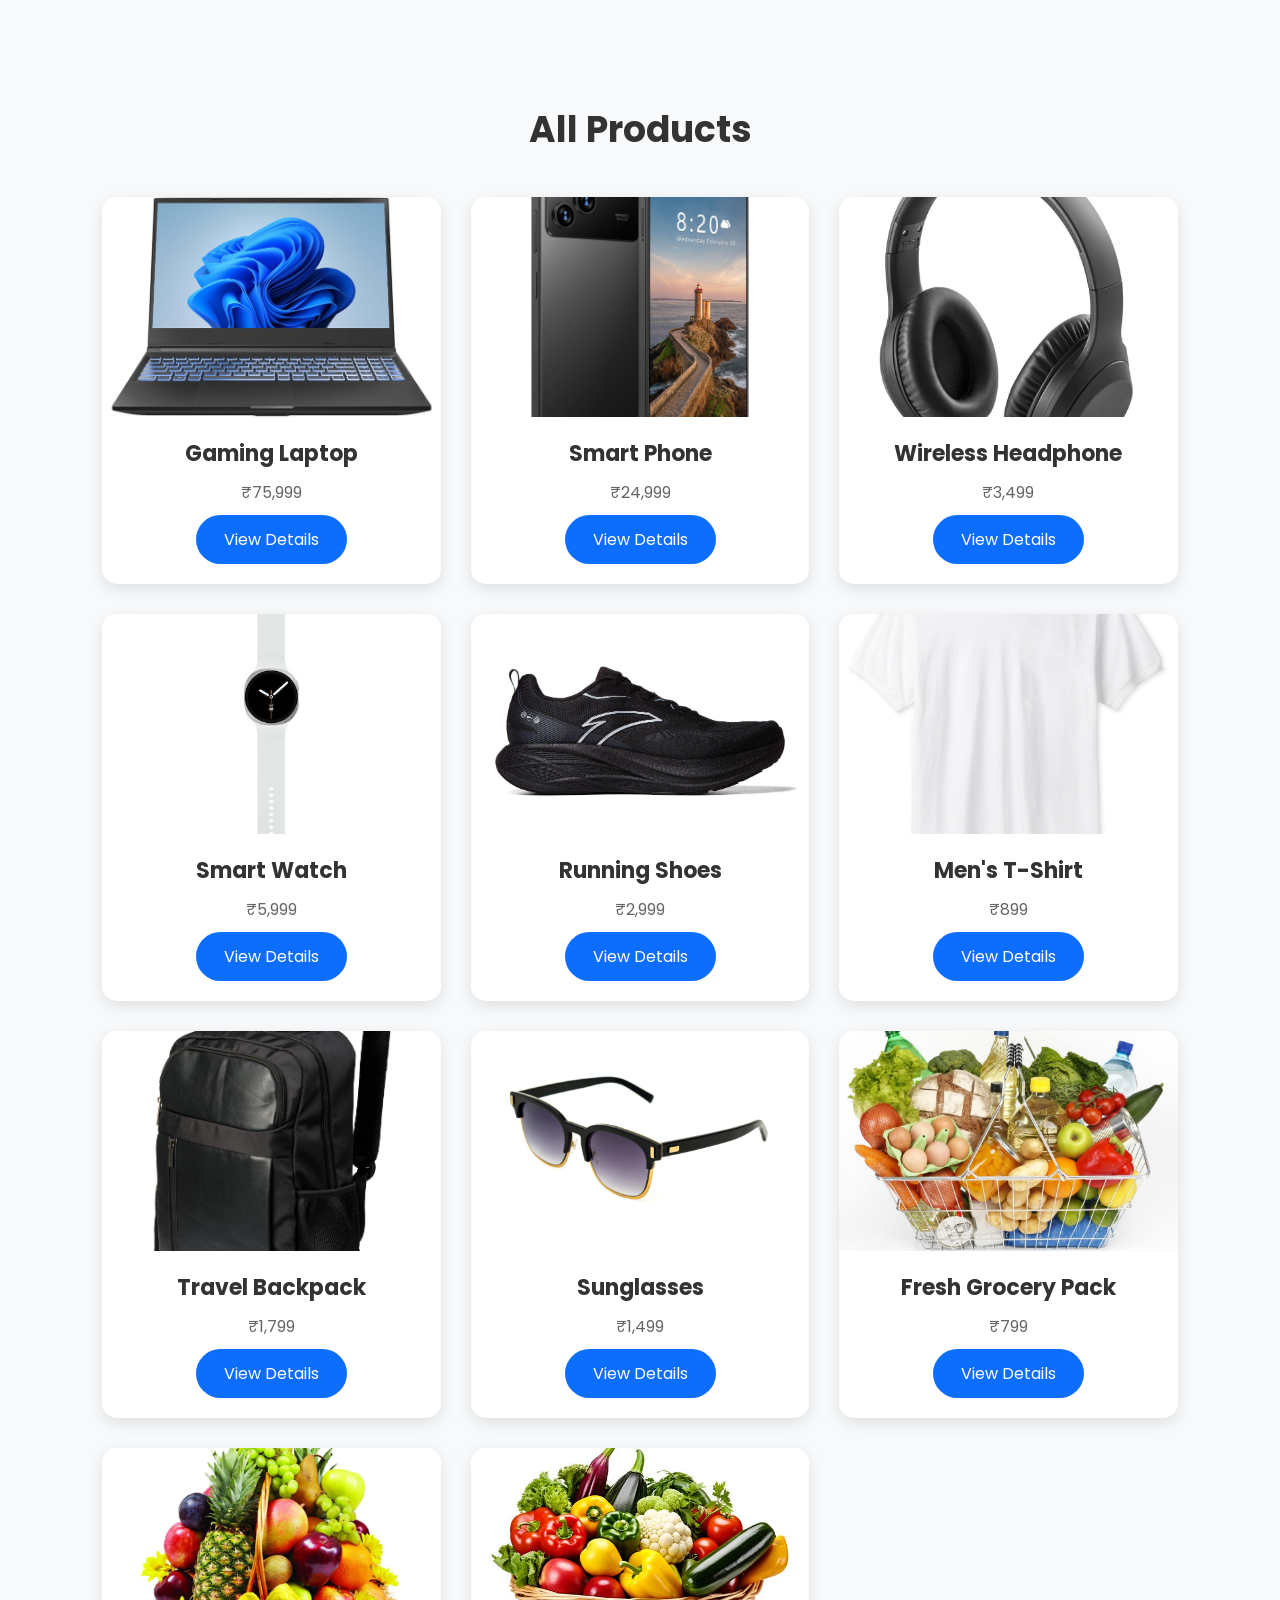
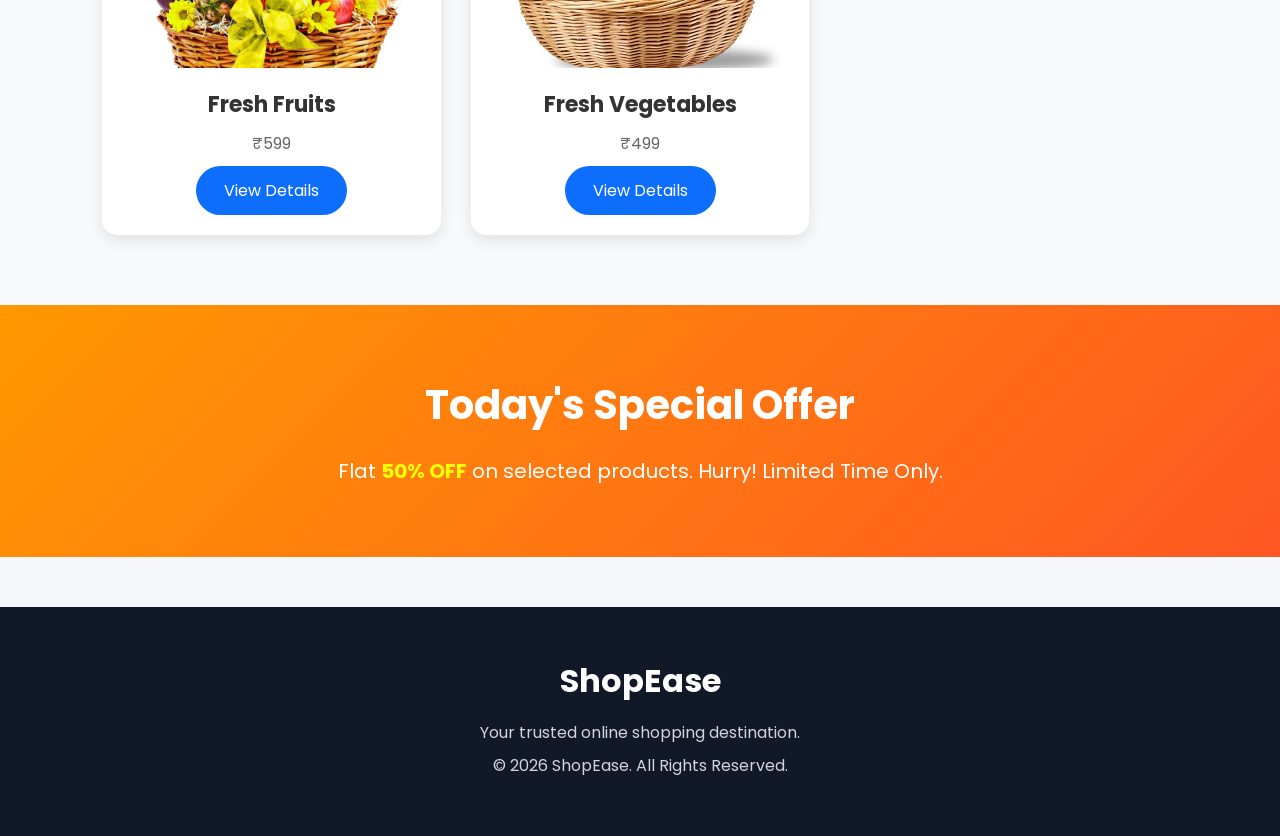
<file: home.html>
<!DOCTYPE html>
<html lang="en">
<head>
    <meta charset="UTF-8">
    <meta name="viewport" content="width=device-width, initial-scale=1.0">
    <title>ShopEase - Home</title>

    <link rel="stylesheet" href="css/style.css">

    <link rel="preconnect" href="https://fonts.googleapis.com">
    <link href="https://fonts.googleapis.com/css2?family=Poppins:wght@300;400;500;600;700&display=swap" rel="stylesheet">

    <link rel="stylesheet" href="https://cdnjs.cloudflare.com/ajax/libs/font-awesome/6.6.0/css/all.min.css">
</head>

<body>

<!-- Navigation -->

<nav class="navbar">

    <div class="logo">
        ShopEase
    </div>

    <ul class="nav-links">

    <li><a href="home.html">Home</a></li>

    <li><a href="products.html">Products</a></li>

    <li><a href="cart.html">Cart</a></li>

    <li><a href="about.html">About</a></li>

    <li><a href="contact.html">Contact</a></li>

    <li><a href="chatbot.html">ChatBot</a></li>

</ul>

</nav>

<!-- Hero Section -->

<section class="hero">

    <div class="hero-text">

        <h1>Welcome to ShopEase</h1>

        <p>
            Discover the latest Fashion, Electronics,
            Grocery, Shoes, Watches and many more at
            unbeatable prices.
        </p>

        <a href="products.html" class="shop-btn">
            Shop Now
        </a>

    </div>

</section>

<!-- Search -->

<section class="search-section">

    <input
        type="text"
        id="searchBox"
        placeholder="Search products...">

</section>

<!-- Categories -->

<section class="category-section">

    <h2>Shop by Category</h2>

    <div class="category-container">

        <a href="electronics.html" class="category-card">

            <i class="fa-solid fa-laptop fa-3x"></i>

            <h3>Electronics</h3>

        </a>

        <a href="fashion.html" class="category-card">

            <i class="fa-solid fa-shirt fa-3x"></i>

            <h3>Fashion</h3>

        </a>

        <a href="grocery.html" class="category-card">

            <i class="fa-solid fa-cart-shopping fa-3x"></i>

            <h3>Grocery</h3>

        </a>

        <a href="products.html" class="category-card">

            <i class="fa-solid fa-box-open fa-3x"></i>

            <h3>All Products</h3>

        </a>

        <a href="cart.html" class="category-card">

            <i class="fa-solid fa-cart-plus fa-3x"></i>

            <h3>Cart</h3>

        </a>

        <a href="contact.html" class="category-card">

    <i class="fa-solid fa-headset fa-3x"></i>

    <h3>Support</h3>

</a>

<a href="chatbot.html" class="category-card">

    <i class="fa-solid fa-robot fa-3x"></i>

    <h3>AI ChatBot</h3>

</a>

    </div>

</section>

<!-- Featured Products -->

<!-- All Products -->

<section class="featured">

    <h2>All Products</h2>

    <div class="product-grid">


        <!-- Laptop -->

        <div class="product-card">

            <img src="images/laptop.jpg" alt="Laptop">

            <h3>Gaming Laptop</h3>

            <p>₹75,999</p>

            <button onclick="location.href='electronics.html'">
                View Details
            </button>

        </div>



        <!-- Mobile -->

        <div class="product-card">

            <img src="images/mobile.jpg" alt="Mobile">

            <h3>Smart Phone</h3>

            <p>₹24,999</p>

            <button onclick="location.href='electronics.html'">
                View Details
            </button>

        </div>



        <!-- Headphone -->

        <div class="product-card">

            <img src="images/headphone.jpg" alt="Headphone">

            <h3>Wireless Headphone</h3>

            <p>₹3,499</p>

            <button onclick="location.href='electronics.html'">
                View Details
            </button>

        </div>



        <!-- Watch -->

        <div class="product-card">

            <img src="images/watch.jpg" alt="Watch">

            <h3>Smart Watch</h3>

            <p>₹5,999</p>

            <button onclick="location.href='electronics.html'">
                View Details
            </button>

        </div>




        <!-- Shoes -->

        <div class="product-card">

            <img src="images/shoes.jpg" alt="Shoes">

            <h3>Running Shoes</h3>

            <p>₹2,999</p>

            <button onclick="location.href='fashion.html'">
                View Details
            </button>

        </div>




        <!-- T-Shirt -->

        <div class="product-card">

            <img src="images/tshirt.jpg" alt="T-Shirt">

            <h3>Men's T-Shirt</h3>

            <p>₹899</p>

            <button onclick="location.href='fashion.html'">
                View Details
            </button>

        </div>




        <!-- Bag -->

        <div class="product-card">

            <img src="images/bag.jpg" alt="Bag">

            <h3>Travel Backpack</h3>

            <p>₹1,799</p>

            <button onclick="location.href='fashion.html'">
                View Details
            </button>

        </div>




        <!-- Sunglasses -->

        <div class="product-card">

            <img src="images/sunglasses.jpg" alt="Sunglasses">

            <h3>Sunglasses</h3>

            <p>₹1,499</p>

            <button onclick="location.href='fashion.html'">
                View Details
            </button>

        </div>




        <!-- Grocery -->

        <div class="product-card">

            <img src="images/grocery.jpg" alt="Grocery">

            <h3>Fresh Grocery Pack</h3>

            <p>₹799</p>

            <button onclick="location.href='grocery.html'">
                View Details
            </button>

        </div>




        <!-- Fruits -->

        <div class="product-card">

            <img src="images/fruits.jpg" alt="Fruits">

            <h3>Fresh Fruits</h3>

            <p>₹599</p>

            <button onclick="location.href='grocery.html'">
                View Details
            </button>

        </div>




        <!-- Vegetables -->

        <div class="product-card">

            <img src="images/vegetables.jpg" alt="Vegetables">

            <h3>Fresh Vegetables</h3>

            <p>₹499</p>

            <button onclick="location.href='grocery.html'">
                View Details
            </button>

        </div>



    </div>

</section>

<!-- Offers -->

<section class="offer">

    <h2>Today's Special Offer</h2>

    <p>
        Flat <strong>50% OFF</strong> on selected products.
        Hurry! Limited Time Only.
    </p>

</section>

<!-- Footer -->

<footer>

    <h3>ShopEase</h3>

    <p>Your trusted online shopping destination.</p>

    <p>© 2026 ShopEase. All Rights Reserved.</p>

</footer>

<a href="chatbot.html" class="chatbot-float">

    <i class="fa-solid fa-robot"></i>

</a>

<script src="js/script.js"></script>

</body>
</html>
</file>
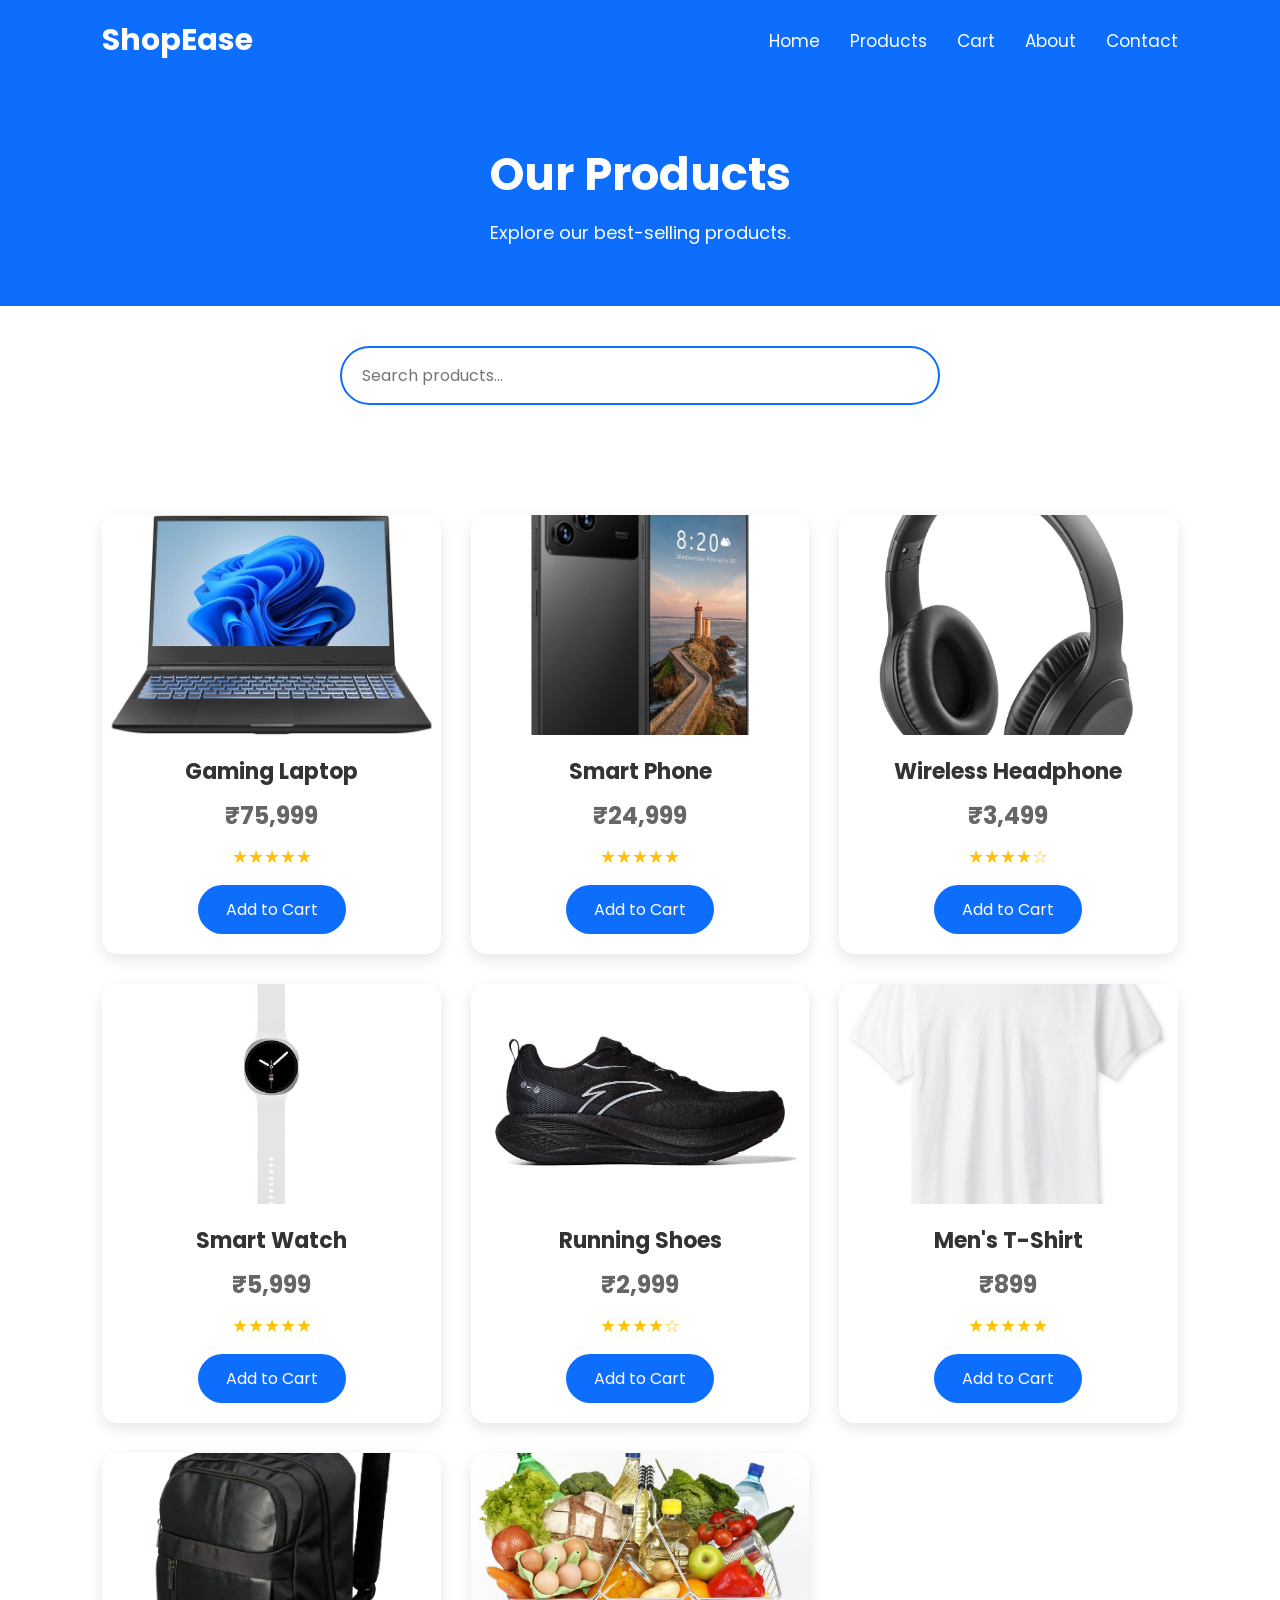
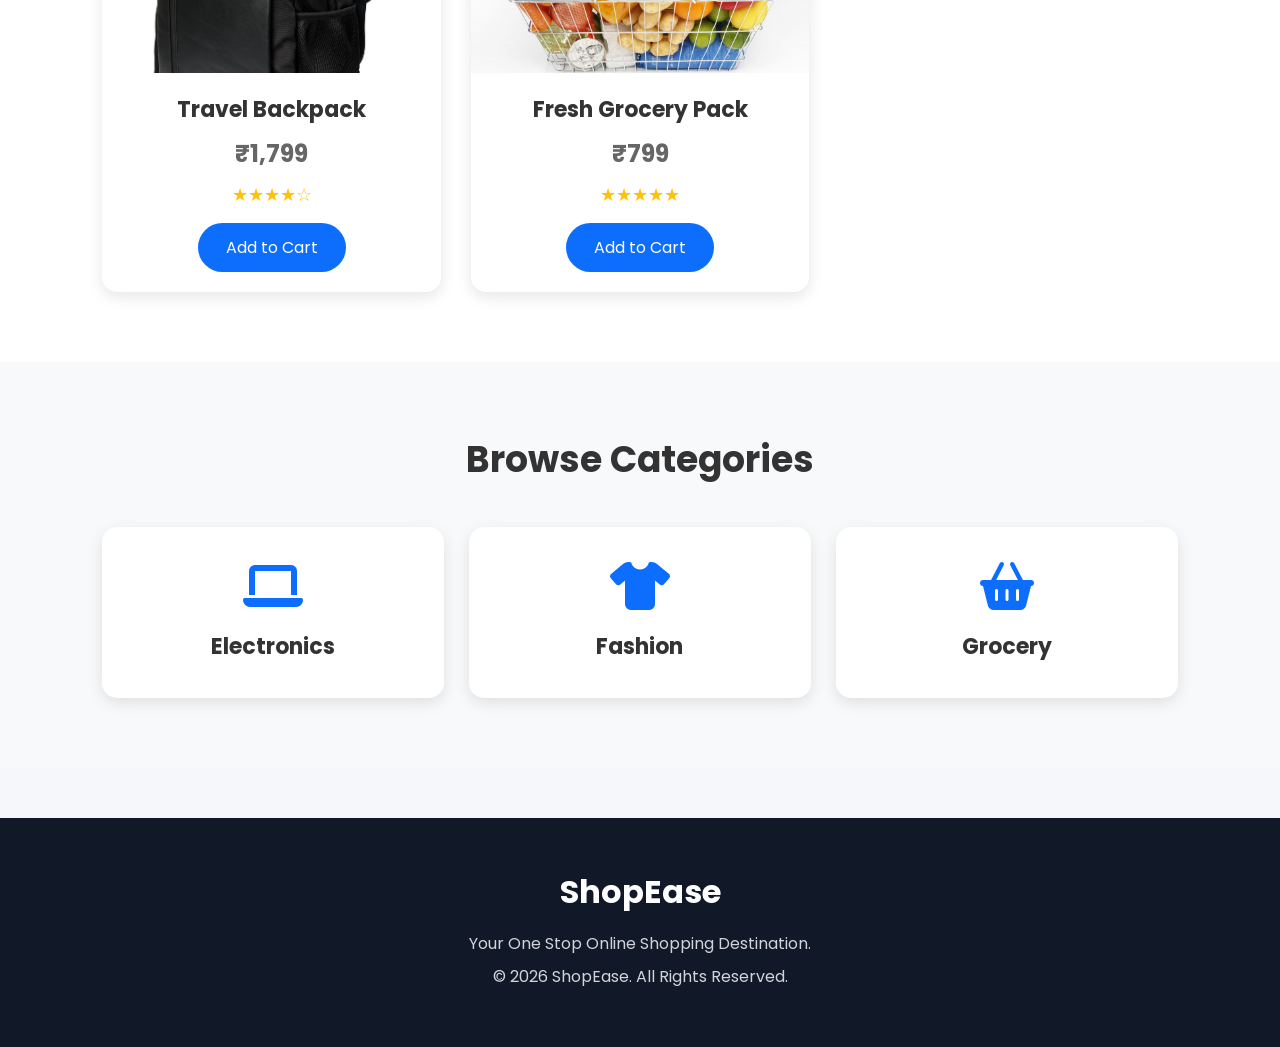
<file: products.html>
<!DOCTYPE html>
<html lang="en">
<head>
    <meta charset="UTF-8">
    <meta name="viewport" content="width=device-width, initial-scale=1.0">
    <title>ShopEase | Products</title>

    <link rel="stylesheet" href="css/style.css">

    <link rel="preconnect" href="https://fonts.googleapis.com">
    <link href="https://fonts.googleapis.com/css2?family=Poppins:wght@300;400;500;600;700&display=swap" rel="stylesheet">

    <link rel="stylesheet" href="https://cdnjs.cloudflare.com/ajax/libs/font-awesome/6.6.0/css/all.min.css">
</head>

<body>

<!-- Navigation -->

<nav class="navbar">

    <div class="logo">
        ShopEase
    </div>

    <ul class="nav-links">

        <li><a href="home.html">Home</a></li>

        <li><a href="products.html">Products</a></li>

        <li><a href="cart.html">Cart</a></li>

        <li><a href="about.html">About</a></li>

        <li><a href="contact.html">Contact</a></li>

    </ul>

</nav>

<!-- Header -->

<section class="page-header">

    <h1>Our Products</h1>

    <p>Explore our best-selling products.</p>

</section>

<!-- Search Product -->

<section class="search-section">

    <input 
        type="text" 
        id="searchBox"
        placeholder="Search products...">

</section>


<!-- Product Grid -->

<section class="products">

<div class="product-grid">

<!-- Product 1 -->

<div class="product-card">

<img src="images/laptop.jpg" alt="Laptop">

<h3>Gaming Laptop</h3>

<p class="price">₹75,999</p>

<div class="rating">
★★★★★
</div>

<button onclick="addToCart('Gaming Laptop',75999)">
Add to Cart
</button>

</div>

<!-- Product 2 -->

<div class="product-card">

<img src="images/mobile.jpg" alt="Mobile">

<h3>Smart Phone</h3>

<p class="price">₹24,999</p>

<div class="rating">
★★★★★
</div>

<button onclick="addToCart('Smart Phone',24999)">
Add to Cart
</button>

</div>

<!-- Product 3 -->

<div class="product-card">

<img src="images/headphone.jpg" alt="Headphone">

<h3>Wireless Headphone</h3>

<p class="price">₹3,499</p>

<div class="rating">
★★★★☆
</div>

<button onclick="addToCart('Wireless Headphone',3499)">
Add to Cart
</button>

</div>

<!-- Product 4 -->

<div class="product-card">

<img src="images/watch.jpg" alt="Watch">

<h3>Smart Watch</h3>

<p class="price">₹5,999</p>

<div class="rating">
★★★★★
</div>

<button onclick="addToCart('Smart Watch',5999)">
Add to Cart
</button>

</div>

<!-- Product 5 -->

<div class="product-card">

<img src="images/shoes.jpg" alt="Shoes">

<h3>Running Shoes</h3>

<p class="price">₹2,999</p>

<div class="rating">
★★★★☆
</div>

<button onclick="addToCart('Running Shoes',2999)">
Add to Cart
</button>

</div>

<!-- Product 6 -->

<div class="product-card">

<img src="images/tshirt.jpg" alt="T-Shirt">

<h3>Men's T-Shirt</h3>

<p class="price">₹899</p>

<div class="rating">
★★★★★
</div>

<button onclick="addToCart('T-Shirt',899)">
Add to Cart
</button>

</div>

<!-- Product 7 -->

<div class="product-card">

<img src="images/bag.jpg" alt="Bag">

<h3>Travel Backpack</h3>

<p class="price">₹1,799</p>

<div class="rating">
★★★★☆
</div>

<button onclick="addToCart('Travel Backpack',1799)">
Add to Cart
</button>

</div>

<!-- Product 8 -->

<div class="product-card">

<img src="images/grocery.jpg" alt="Grocery">

<h3>Fresh Grocery Pack</h3>

<p class="price">₹799</p>

<div class="rating">
★★★★★
</div>

<button onclick="addToCart('Fresh Grocery Pack',799)">
Add to Cart
</button>

</div>

</div>

</section>

<!-- Categories -->

<section class="category-section">

<h2>Browse Categories</h2>

<div class="category-container">

<a href="electronics.html" class="category-card">

<i class="fa-solid fa-laptop fa-3x"></i>

<h3>Electronics</h3>

</a>

<a href="fashion.html" class="category-card">

<i class="fa-solid fa-shirt fa-3x"></i>

<h3>Fashion</h3>

</a>

<a href="grocery.html" class="category-card">

<i class="fa-solid fa-basket-shopping fa-3x"></i>

<h3>Grocery</h3>

</a>

</div>

</section>

<!-- Footer -->

<footer>

<h3>ShopEase</h3>

<p>Your One Stop Online Shopping Destination.</p>

<p>© 2026 ShopEase. All Rights Reserved.</p>

</footer>

<script src="js/script.js"></script>

</body>
</html>
</file>
<file: css/style.css>
/* =========================
   GOOGLE FONT
========================= */

@import url('https://fonts.googleapis.com/css2?family=Poppins:wght@300;400;500;600;700&display=swap');

/* =========================
   GLOBAL STYLES
========================= */

*{
    margin:0;
    padding:0;
    box-sizing:border-box;
    font-family:'Poppins',sans-serif;
}

body{
    background:#f5f7fa;
    color:#333;
}

a{
    text-decoration:none;
}

ul{
    list-style:none;
}

img{
    max-width:100%;
    display:block;
}

button{
    cursor:pointer;
    border:none;
}

/* =========================
   LOGIN PAGE
========================= */

.login-container{
    width:100%;
    min-height:100vh;
    display:flex;
}

.login-left{
    width:50%;
    background:linear-gradient(135deg,#007bff,#00c6ff);
    color:white;
    display:flex;
    flex-direction:column;
    justify-content:center;
    align-items:center;
    padding:50px;
}

.login-left h1{
    font-size:55px;
    margin-bottom:20px;
}

.login-left h2{
    font-size:35px;
    margin-bottom:20px;
}

.login-left p{
    font-size:18px;
    line-height:30px;
    text-align:center;
    margin-bottom:30px;
}

.login-left img{
    width:320px;
}

.login-right{
    width:50%;
    display:flex;
    justify-content:center;
    align-items:center;
    background:white;
}

.login-right form{
    width:400px;
    background:white;
    padding:40px;
    border-radius:15px;
    box-shadow:0 10px 30px rgba(0,0,0,.15);
}

.login-right h2{
    text-align:center;
    margin-bottom:30px;
    color:#007bff;
}

.input-box{
    position:relative;
    margin-bottom:20px;
}

.input-box i{
    position:absolute;
    left:15px;
    top:17px;
    color:#777;
}

.input-box input{
    width:100%;
    padding:15px 15px 15px 45px;
    border:1px solid #ccc;
    border-radius:8px;
    font-size:16px;
}

.input-box input:focus{
    border-color:#007bff;
    outline:none;
}

.remember{
    display:flex;
    justify-content:space-between;
    align-items:center;
    margin-bottom:20px;
    font-size:14px;
}

.remember a{
    color:#007bff;
}

.login-btn{
    width:100%;
    padding:15px;
    background:#007bff;
    color:white;
    border-radius:8px;
    font-size:18px;
    transition:.3s;
}

.login-btn:hover{
    background:#0056d6;
}

.or{
    text-align:center;
    margin:20px 0;
}

.google-btn{
    width:100%;
    padding:15px;
    border:1px solid #ccc;
    background:white;
    border-radius:8px;
    font-size:16px;
}

.google-btn:hover{
    background:#f2f2f2;
}

.register{
    text-align:center;
    margin-top:25px;
}

.register a{
    color:#007bff;
    font-weight:bold;
}

/* =========================
   NAVBAR
========================= */

.navbar{
    display:flex;
    justify-content:space-between;
    align-items:center;
    background:#0d6efd;
    padding:18px 8%;
    position:sticky;
    top:0;
    z-index:1000;
}

.logo{
    color:white;
    font-size:30px;
    font-weight:700;
}

.nav-links{
    display:flex;
    gap:30px;
}

.nav-links li a{
    color:white;
    font-size:17px;
    transition:.3s;
}

.nav-links li a:hover,
.nav-links li a.active{
    color:yellow;
}

/* =========================
   HERO SECTION
========================= */

.hero{
    height:90vh;
    background:linear-gradient(rgba(0,0,0,.5),rgba(0,0,0,.5)),
    url("../images/banner.jpg") center/cover;
    display:flex;
    align-items:center;
    justify-content:center;
    text-align:center;
    color:white;
    padding:20px;
}

.hero-text{
    max-width:700px;
}

.hero-text h1{
    font-size:60px;
    margin-bottom:20px;
}

.hero-text p{
    font-size:20px;
    line-height:35px;
    margin-bottom:30px;
}

.shop-btn{
    display:inline-block;
    background:#ff9800;
    color:white;
    padding:15px 35px;
    border-radius:30px;
    font-size:18px;
    transition:.3s;
}

.shop-btn:hover{
    background:#e68900;
    transform:translateY(-4px);
}

/* =========================
   RESPONSIVE
========================= */

@media(max-width:768px){

.login-container{
    flex-direction:column;
}

.login-left,
.login-right{
    width:100%;
}

.login-right form{
    width:90%;
    margin:30px 0;
}

.navbar{
    flex-direction:column;
    gap:15px;
}

.nav-links{
    flex-wrap:wrap;
    justify-content:center;
}

.hero-text h1{
    font-size:38px;
}

.hero-text p{
    font-size:16px;
}

}
/* =========================
   SEARCH SECTION
========================= */

.search-section{
    text-align:center;
    padding:40px 20px;
    background:#ffffff;
}

.search-section input{
    width:60%;
    max-width:600px;
    padding:15px 20px;
    font-size:16px;
    border:2px solid #0d6efd;
    border-radius:30px;
    outline:none;
}

.search-section input:focus{
    box-shadow:0 0 10px rgba(13,110,253,0.3);
}

/* =========================
   PAGE HEADER
========================= */

.page-header{
    background:#0d6efd;
    color:white;
    text-align:center;
    padding:60px 20px;
}

.page-header h1{
    font-size:45px;
    margin-bottom:10px;
}

.page-header p{
    font-size:18px;
}

/* =========================
   CATEGORY SECTION
========================= */

.category-section{
    padding:70px 8%;
    background:#f8f9fa;
}

.category-section h2{
    text-align:center;
    font-size:36px;
    margin-bottom:40px;
}

.category-container{
    display:grid;
    grid-template-columns:repeat(auto-fit,minmax(220px,1fr));
    gap:25px;
}

.category-card{
    background:white;
    border-radius:15px;
    padding:35px 20px;
    text-align:center;
    box-shadow:0 5px 15px rgba(0,0,0,.1);
    transition:.3s;
    color:#333;
}

.category-card:hover{
    transform:translateY(-10px);
    background:#0d6efd;
    color:white;
}

.category-card i{
    margin-bottom:20px;
    color:#0d6efd;
    transition:.3s;
}

.category-card:hover i{
    color:white;
}

.category-card h3{
    font-size:22px;
}

/* =========================
   PRODUCT SECTION
========================= */

.products{
    padding:70px 8%;
    background:#ffffff;
}

.product-grid{
    display:grid;
    grid-template-columns:repeat(auto-fit,minmax(250px,1fr));
    gap:30px;
}

.product-card{
    background:white;
    border-radius:15px;
    overflow:hidden;
    box-shadow:0 5px 15px rgba(0,0,0,.1);
    transition:.3s;
    text-align:center;
    padding-bottom:20px;
}

.product-card:hover{
    transform:translateY(-8px);
    box-shadow:0 15px 30px rgba(0,0,0,.2);
}

.product-card img{
    width:100%;
    height:220px;
    object-fit:cover;
}

.product-card h3{
    margin-top:20px;
    font-size:22px;
}

.product-card p{
    margin:10px;
    color:#666;
}

.price{
    color:#e63946;
    font-size:24px;
    font-weight:bold;
}

.rating{
    color:#ffc107;
    margin-bottom:15px;
    font-size:18px;
}

/* =========================
   BUTTONS
========================= */

.product-card button,
.checkout-btn,
.shop-btn{
    background:#0d6efd;
    color:white;
    border:none;
    padding:12px 28px;
    border-radius:30px;
    font-size:16px;
    transition:.3s;
}

.product-card button:hover,
.checkout-btn:hover,
.shop-btn:hover{
    background:#084298;
    transform:scale(1.05);
}

.google-btn{
    transition:.3s;
}

.google-btn:hover{
    background:#f1f1f1;
}

/* =========================
   OFFER SECTION
========================= */

.offer{
    background:linear-gradient(135deg,#ff9800,#ff5722);
    color:white;
    text-align:center;
    padding:70px 20px;
}

.offer h2{
    font-size:40px;
    margin-bottom:20px;
}

.offer p{
    font-size:20px;
    line-height:32px;
}

.offer strong{
    color:yellow;
}

/* =========================
   FEATURED PRODUCTS
========================= */

.featured{
    padding:70px 8%;
    background:#f8f9fa;
}

.featured h2{
    text-align:center;
    font-size:36px;
    margin-bottom:40px;
}

/* =========================
   RESPONSIVE
========================= */

@media(max-width:768px){

.search-section input{
    width:90%;
}

.page-header h1{
    font-size:32px;
}

.category-section h2,
.featured h2{
    font-size:28px;
}

.offer h2{
    font-size:30px;
}

.offer p{
    font-size:16px;
}

.product-card img{
    height:180px;
}

}
/* =========================
   CART SECTION
========================= */

.cart-section{
    padding:60px 8%;
    background:#f8f9fa;
}

.cart-container{
    display:flex;
    flex-direction:column;
    gap:25px;
}

.cart-item{
    display:flex;
    justify-content:space-between;
    align-items:center;
    background:#fff;
    padding:20px;
    border-radius:15px;
    box-shadow:0 5px 15px rgba(0,0,0,0.1);
    transition:0.3s;
}

.cart-item:hover{
    transform:translateY(-5px);
    box-shadow:0 10px 25px rgba(0,0,0,0.15);
}

.cart-item img{
    width:120px;
    height:120px;
    object-fit:cover;
    border-radius:10px;
}

.cart-details{
    flex:1;
    margin-left:20px;
}

.cart-details h3{
    font-size:24px;
    margin-bottom:10px;
}

.cart-details p{
    font-size:18px;
    color:#666;
}

/* =========================
   QUANTITY BUTTONS
========================= */

.quantity{
    display:flex;
    align-items:center;
    gap:10px;
}

.quantity button{
    width:40px;
    height:40px;
    border:none;
    border-radius:50%;
    background:#0d6efd;
    color:#fff;
    font-size:20px;
    cursor:pointer;
    transition:0.3s;
}

.quantity button:hover{
    background:#084298;
}

.quantity input{
    width:55px;
    height:40px;
    text-align:center;
    border:1px solid #ccc;
    border-radius:8px;
    font-size:18px;
    background:#fff;
}

/* =========================
   REMOVE BUTTON
========================= */

.remove-btn{
    background:#dc3545;
    color:#fff;
    padding:12px 18px;
    border:none;
    border-radius:8px;
    cursor:pointer;
    transition:0.3s;
}

.remove-btn:hover{
    background:#bb2d3b;
}

/* =========================
   ORDER SUMMARY
========================= */

.summary{
    padding:60px 8%;
    background:#fff;
}

.summary h2{
    text-align:center;
    font-size:36px;
    margin-bottom:30px;
}

.summary-box{
    max-width:500px;
    margin:auto;
    background:#f8f9fa;
    padding:30px;
    border-radius:15px;
    box-shadow:0 5px 15px rgba(0,0,0,0.1);
}

.summary-box p,
.summary-box h3{
    display:flex;
    justify-content:space-between;
    margin:15px 0;
    font-size:20px;
}

.summary-box hr{
    margin:20px 0;
}

.checkout-btn{
    width:100%;
    margin-top:20px;
    padding:15px;
    background:#198754;
    color:#fff;
    border:none;
    border-radius:8px;
    font-size:18px;
    cursor:pointer;
    transition:0.3s;
}

.checkout-btn:hover{
    background:#157347;
}

/* =========================
   CONTINUE SHOPPING
========================= */

.continue-shopping{
    text-align:center;
    margin:40px 0;
}

/* =========================
   EMPTY CART
========================= */

.empty-cart{
    text-align:center;
    padding:80px 20px;
}

.empty-cart i{
    font-size:80px;
    color:#999;
    margin-bottom:20px;
}

.empty-cart h2{
    font-size:32px;
    margin-bottom:15px;
}

.empty-cart p{
    color:#666;
    margin-bottom:25px;
}

/* =========================
   RESPONSIVE
========================= */

@media(max-width:768px){

.cart-item{
    flex-direction:column;
    text-align:center;
}

.cart-details{
    margin:20px 0;
}

.quantity{
    margin:15px 0;
}

.summary-box{
    width:100%;
}

}
/* =========================
   CONTACT PAGE
========================= */

.contact-container{
    display:flex;
    justify-content:space-between;
    align-items:flex-start;
    gap:40px;
    padding:70px 8%;
    background:#f8f9fa;
    flex-wrap:wrap;
}

.contact-info{
    flex:1;
    min-width:300px;
}

.contact-info h2{
    font-size:36px;
    color:#0d6efd;
    margin-bottom:20px;
}

.contact-info p{
    font-size:18px;
    margin:18px 0;
    color:#555;
    line-height:30px;
}

.contact-info i{
    color:#0d6efd;
    margin-right:12px;
}

.social-icons{
    margin-top:30px;
}

.social-icons a{
    display:inline-flex;
    justify-content:center;
    align-items:center;
    width:50px;
    height:50px;
    margin-right:12px;
    border-radius:50%;
    background:#0d6efd;
    color:#fff;
    font-size:22px;
    transition:.3s;
}

.social-icons a:hover{
    background:#084298;
    transform:translateY(-5px);
}

.contact-form{
    flex:1;
    min-width:320px;
    background:#fff;
    padding:35px;
    border-radius:15px;
    box-shadow:0 5px 15px rgba(0,0,0,.1);
}

.contact-form input,
.contact-form textarea{
    width:100%;
    padding:15px;
    margin-bottom:18px;
    border:1px solid #ccc;
    border-radius:8px;
    font-size:16px;
    outline:none;
}

.contact-form input:focus,
.contact-form textarea:focus{
    border-color:#0d6efd;
}

.contact-form button{
    width:100%;
    padding:15px;
    background:#0d6efd;
    color:#fff;
    font-size:18px;
    border:none;
    border-radius:8px;
    transition:.3s;
}

.contact-form button:hover{
    background:#084298;
}

.map-section{
    padding:70px 8%;
    background:#fff;
}

.map-section h2{
    text-align:center;
    margin-bottom:30px;
    font-size:36px;
}

.map-section iframe{
    width:100%;
    border-radius:15px;
    box-shadow:0 5px 15px rgba(0,0,0,.1);
}

/* =========================
   ABOUT PAGE
========================= */

.about-section{
    padding:70px 8%;
    background:#fff;
}

.about-content{
    display:flex;
    justify-content:space-between;
    align-items:center;
    gap:40px;
    flex-wrap:wrap;
}

.about-text{
    flex:1;
    min-width:300px;
}

.about-text h2{
    font-size:38px;
    color:#0d6efd;
    margin-bottom:20px;
}

.about-text p{
    font-size:18px;
    color:#555;
    line-height:32px;
}

.about-image{
    flex:1;
    min-width:300px;
}

.about-image img{
    width:100%;
    border-radius:15px;
}

.mission{
    padding:70px 8%;
    background:#f8f9fa;
}

.mission h2{
    text-align:center;
    margin-bottom:40px;
    font-size:36px;
}

.mission-container{
    display:grid;
    grid-template-columns:repeat(auto-fit,minmax(280px,1fr));
    gap:30px;
}

.mission-card{
    background:#fff;
    padding:30px;
    border-radius:15px;
    text-align:center;
    box-shadow:0 5px 15px rgba(0,0,0,.1);
    transition:.3s;
}

.mission-card:hover{
    transform:translateY(-8px);
}

.mission-card i{
    font-size:45px;
    color:#0d6efd;
    margin-bottom:20px;
}

.mission-card h3{
    margin-bottom:15px;
    font-size:24px;
}

.mission-card p{
    color:#666;
    line-height:28px;
}

.team{
    padding:70px 8%;
    background:#fff;
}

.team h2{
    text-align:center;
    margin-bottom:40px;
    font-size:36px;
}

.team-container{
    display:grid;
    grid-template-columns:repeat(auto-fit,minmax(250px,1fr));
    gap:30px;
}

.team-card{
    background:#f8f9fa;
    border-radius:15px;
    padding:25px;
    text-align:center;
    box-shadow:0 5px 15px rgba(0,0,0,.1);
    transition:.3s;
}

.team-card:hover{
    transform:translateY(-8px);
}

.team-card img{
    width:140px;
    height:140px;
    border-radius:50%;
    object-fit:cover;
    margin:auto;
    margin-bottom:20px;
}

.team-card h3{
    margin-bottom:10px;
}

.team-card p{
    color:#666;
}

.stats{
    padding:70px 8%;
    background:#0d6efd;
}

.stats-container{
    display:grid;
    grid-template-columns:repeat(auto-fit,minmax(220px,1fr));
    gap:30px;
}

.stat-card{
    background:rgba(255,255,255,.15);
    padding:30px;
    text-align:center;
    border-radius:15px;
    color:#fff;
}

.stat-card h2{
    font-size:42px;
    margin-bottom:10px;
}

.stat-card p{
    font-size:18px;
}

/* =========================
   RESPONSIVE
========================= */

@media(max-width:768px){

.contact-container,
.about-content{
    flex-direction:column;
}

.contact-info,
.contact-form,
.about-text,
.about-image{
    width:100%;
}

.contact-info h2,
.about-text h2,
.team h2,
.mission h2,
.map-section h2{
    font-size:30px;
}

}
/* =========================
   FOOTER
========================= */

footer{
    background:#111827;
    color:#ffffff;
    text-align:center;
    padding:50px 20px;
    margin-top:50px;
}

footer h3{
    font-size:32px;
    margin-bottom:15px;
}

footer p{
    font-size:16px;
    margin:8px 0;
    color:#d1d5db;
}

footer a{
    color:#60a5fa;
    text-decoration:none;
}

footer a:hover{
    color:#ffffff;
}

/* =========================
   SCROLL TO TOP BUTTON
========================= */

#topBtn{
    position:fixed;
    right:25px;
    bottom:25px;
    width:50px;
    height:50px;
    border:none;
    border-radius:50%;
    background:#0d6efd;
    color:#fff;
    font-size:22px;
    cursor:pointer;
    display:none;
    box-shadow:0 5px 15px rgba(0,0,0,.2);
    transition:.3s;
}

#topBtn:hover{
    background:#084298;
    transform:scale(1.1);
}

/* =========================
   FADE ANIMATION
========================= */

.fade-in{
    animation:fadeIn 1s ease-in-out;
}

@keyframes fadeIn{

0%{
opacity:0;
transform:translateY(30px);
}

100%{
opacity:1;
transform:translateY(0);
}

}

/* =========================
   FLOAT ANIMATION
========================= */

.float{
    animation:float 3s ease-in-out infinite;
}

@keyframes float{

0%{
transform:translateY(0);
}

50%{
transform:translateY(-10px);
}

100%{
transform:translateY(0);
}

}

/* =========================
   BUTTON HOVER EFFECT
========================= */

button,
.shop-btn,
.login-btn,
.checkout-btn{
    transition:.3s;
}

button:hover,
.shop-btn:hover,
.login-btn:hover,
.checkout-btn:hover{
    transform:translateY(-4px);
    box-shadow:0 10px 20px rgba(0,0,0,.2);
}

/* =========================
   IMAGE HOVER
========================= */

.product-card img,
.category-card img,
.team-card img{
    transition:.4s;
}

.product-card:hover img,
.category-card:hover img{
    transform:scale(1.05);
}

/* =========================
   CARD SHADOW
========================= */

.product-card,
.category-card,
.team-card,
.mission-card,
.summary-box,
.contact-form{
    transition:.3s;
}

.product-card:hover,
.category-card:hover,
.team-card:hover,
.mission-card:hover,
.summary-box:hover,
.contact-form:hover{
    box-shadow:0 15px 30px rgba(0,0,0,.15);
}

/* =========================
   CUSTOM SCROLLBAR
========================= */

::-webkit-scrollbar{
    width:10px;
}

::-webkit-scrollbar-track{
    background:#f1f1f1;
}

::-webkit-scrollbar-thumb{
    background:#0d6efd;
    border-radius:10px;
}

::-webkit-scrollbar-thumb:hover{
    background:#084298;
}

/* =========================
   UTILITY CLASSES
========================= */

.text-center{
    text-align:center;
}

.mt-20{
    margin-top:20px;
}

.mt-40{
    margin-top:40px;
}

.mb-20{
    margin-bottom:20px;
}

.mb-40{
    margin-bottom:40px;
}

.p-20{
    padding:20px;
}

.rounded{
    border-radius:10px;
}

.shadow{
    box-shadow:0 5px 15px rgba(0,0,0,.15);
}

/* =========================
   RESPONSIVE DESIGN
========================= */

@media(max-width:992px){

.hero-text h1{
    font-size:45px;
}

.hero-text p{
    font-size:18px;
}

.page-header h1{
    font-size:38px;
}

.product-grid,
.category-container,
.team-container,
.stats-container{
    grid-template-columns:repeat(2,1fr);
}

}

@media(max-width:768px){

.navbar{
    flex-direction:column;
    padding:15px;
}

.nav-links{
    flex-direction:column;
    text-align:center;
    gap:15px;
    margin-top:15px;
}

.hero{
    height:70vh;
}

.hero-text h1{
    font-size:34px;
}

.hero-text p{
    font-size:16px;
}

.product-grid,
.category-container,
.team-container,
.stats-container,
.mission-container{
    grid-template-columns:1fr;
}

.search-section input{
    width:90%;
}

.cart-item{
    flex-direction:column;
    text-align:center;
}

.cart-item img{
    margin-bottom:20px;
}

.summary-box{
    width:100%;
}

.contact-container,
.about-content{
    flex-direction:column;
}

.contact-form,
.contact-info,
.about-text,
.about-image{
    width:100%;
}

}

@media(max-width:480px){

.logo{
    font-size:24px;
}

.hero-text h1{
    font-size:28px;
}

.hero-text p{
    font-size:15px;
}

.page-header h1{
    font-size:30px;
}

.category-card,
.product-card{
    padding:15px;
}

footer h3{
    font-size:24px;
}

footer p{
    font-size:14px;
}

button{
    width:100%;
}

}
.chatbot-float{
    position:fixed;
    bottom:25px;
    right:25px;
    width:65px;
    height:65px;
    background:#2563eb;
    color:#fff;
    border-radius:50%;
    display:flex;
    justify-content:center;
    align-items:center;
    text-decoration:none;
    font-size:28px;
    box-shadow:0 10px 25px rgba(0,0,0,.3);
    transition:0.3s;
    z-index:1000;
}

.chatbot-float:hover{
    background:#1d4ed8;
    transform:scale(1.1);
}
</file>
